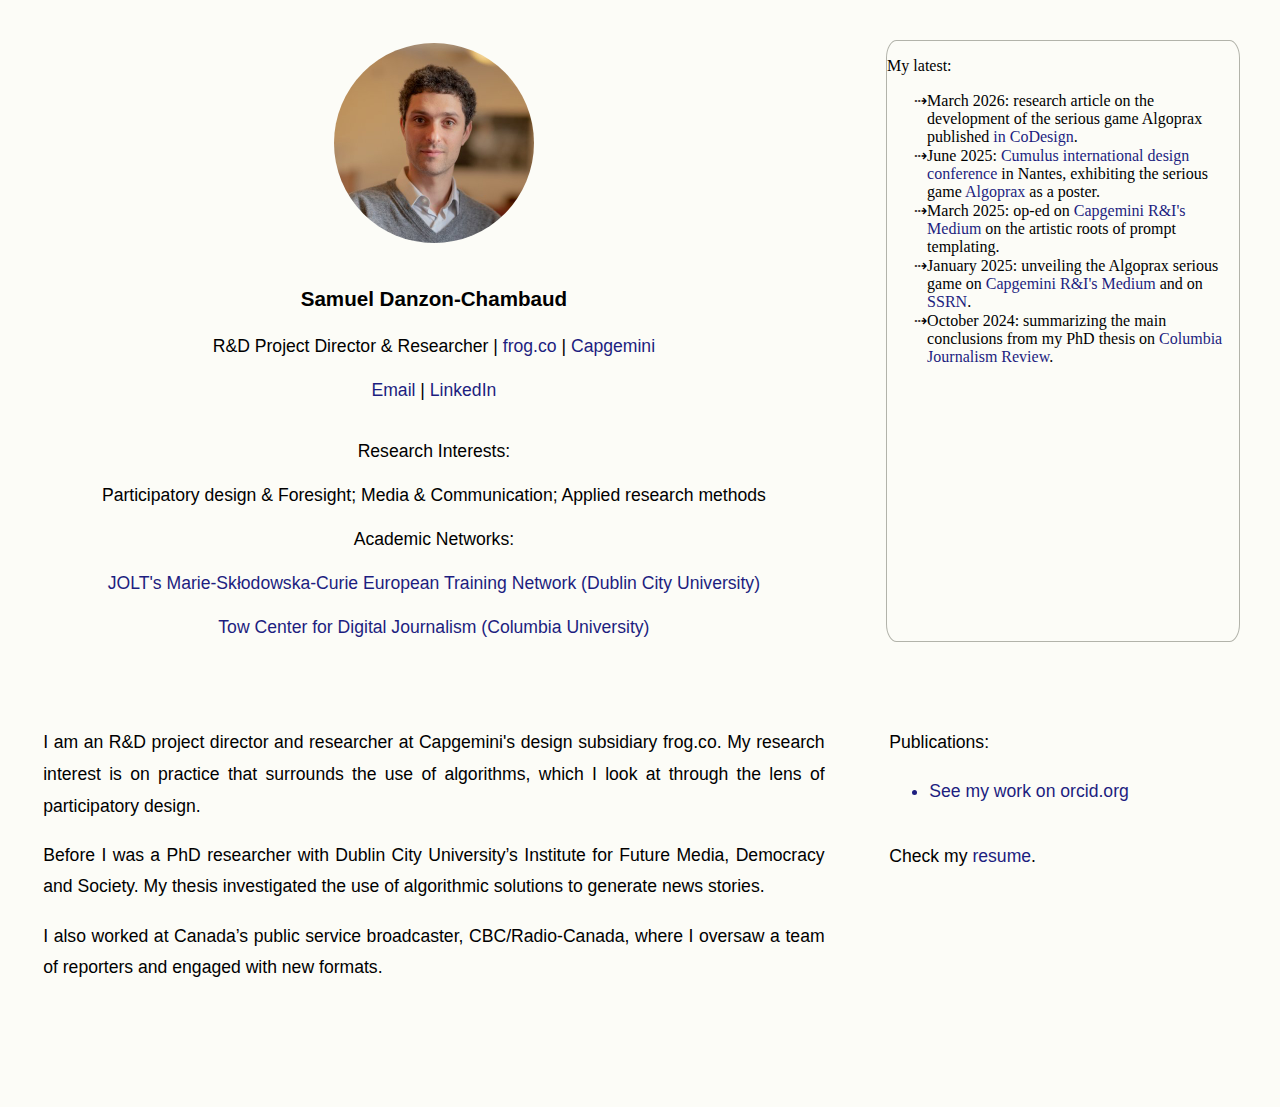
<file: index.html>
<!DOCTYPE html>
<head>
  <title>Samuel Danzon-Chambaud</title>
  <link rel="icon" type="image/jpg" href="./Photos/danzon_pic.jpg" />
  <meta charset="utf-8"/>
  <meta name="viewport" content="width=device-width,initial-scale=1.0">
  <link rel="stylesheet" type="text/css" href="CSS/index.css">
  <meta name="twitter:card" content="summary" />
  <meta name="twitter:title" property="og:title" content="Samuel Danzon-Chambaud - Research Project Manager | frog.co" />
  <meta name="twitter:description" property="og:description" content="I am a research project manager at frog.co, peviously a PhD researcher with Dublin City University’s Institute for Future Media, Democracy and Society." />
  <meta name="twitter:image" property="og:image" content="http://danzon-chambaud.com/Photos/danzon_pic.jpg" />
  <meta property="og:url" content= "http://danzon-chambaud.com/"/>
</head>
<body>
  <div class="grid">
    <div class="card" id="card1">
        <div class="subcard" id="subcard1">
          <img src="./Photos/danzon_pic.jpg" width="200" height="200">
        </div>
        <div class="subcard" id="subcard2">
          <h3>Samuel Danzon-Chambaud</h3>
          <p>R&D Project Director & Researcher |  <a target="_blank" style="color: #1d1e80; text-decoration: none" href="https://www.frog.co/">frog.co</a>  |  <a target="_blank" style="color: #1d1e80; text-decoration: none" href="https://www.capgemini.com">Capgemini</a></p>
          <p><a target="_blank" style="color: #1d1e80; text-decoration: none" href="mailto:samuel.danzonchambaud2@dcualumni.ie">Email</a>  |  <a target="_blank" style="color: #1d1e80; text-decoration: none" href="https://www.linkedin.com/in/samuel-danzon-chambaud-51a46b49/">LinkedIn</a></p>
        </div>
        <div class="subcard" id="subcard3">
          <p>Research Interests:</p>
          <p>Participatory design & Foresight; Media & Communication; Applied research methods<p>
          <p>Academic Networks:</p>
          <a target="_blank" style="color: #1d1e80; text-decoration: none" href="https://web.archive.org/web/20231211193106/http://joltetn.eu/"><p>JOLT's Marie-Skłodowska-Curie European Training Network (Dublin City University)</p></a>
          <a target="_blank" style="color: #1d1e80; text-decoration: none" href="https://towcenter.columbia.edu/"><p>Tow Center for Digital Journalism (Columbia University)</p></a>
        </div>
      </div>
      <div class="card" id="card2">
        <div class="subcard" id="subcard4">
            <p>My latest:<p>
            <ul style="list-style-type: '⇢';">
              <li>March 2026: research article on the development of the serious game Algoprax published <a target="_blank" style="color: #1d1e80; text-decoration: none" href="https://www.tandfonline.com/doi/full/10.1080/15710882.2026.2645089">in CoDesign</a>.</li>
              <li>June 2025:<a target="_blank" style="color: #1d1e80; text-decoration: none" href="https://cumulusnantes2025.design"> Cumulus international design conference</a> in Nantes, exhibiting the serious game <a target="_blank" style="color: #1d1e80; text-decoration: none" href="https://medium.com/capgemini-invent-lab/introducing-algoprax-a-serious-game-to-bridge-the-gap-between-practice-and-ai-use-67ae6cae6f2a">Algoprax</a> as a poster.</li>
              <li>March 2025: op-ed on <a target="_blank" style="color: #1d1e80; text-decoration: none" href="https://medium.com/capgemini-invent-lab/introducing-algoprax-a-serious-game-to-bridge-the-gap-between-practice-and-ai-use-67ae6cae6f2a">Capgemini R&I's Medium</a> on the artistic roots of prompt templating.</li>
              <li>January 2025: unveiling the Algoprax serious game on <a target="_blank" style="color: #1d1e80; text-decoration: none" href="https://medium.com/capgemini-invent-lab/introducing-algoprax-a-serious-game-to-bridge-the-gap-between-practice-and-ai-use-67ae6cae6f2a">Capgemini R&I's Medium</a> and on <a target="_blank" style="color: #1d1e80; text-decoration: none" href="https://papers.ssrn.com/sol3/papers.cfm?abstract_id=5079996">SSRN</a>.</li>
              <li>October 2024: summarizing the main conclusions from my PhD thesis on <a target="_blank" style="color: #1d1e80; text-decoration: none" href="https://www.cjr.org/tow_center/deconstructing-stories-what-you-need-to-engage-with-automated-news.php">Columbia Journalism Review</a>.</li>
            </ul>
          </div>
      </div>
      <div class="card" id="card3">
          <div class="subcard" id="subcard5">
            <p>I am an R&D project director and researcher at Capgemini's design subsidiary frog.co. My research interest is on practice that surrounds the use of algorithms, which I look at through the lens of participatory design.<p>
            <p>Before I was a PhD researcher with Dublin City University’s Institute for Future Media, Democracy and Society. My thesis investigated the use of algorithmic solutions to generate news stories.<p>
            <p>I also worked at Canada’s public service broadcaster, CBC/Radio-Canada, where I oversaw a team of reporters and engaged with new formats.<p>
          </div>
      </div>
      <div class="card" id="card4">
          <div class="subcard" id="subcard6">
            <p>Publications:</p>
            <ul>
              <a target="_blank" style="color: #1d1e80; text-decoration: none" href="https://orcid.org/0000-0002-5123-9682"><li>See my work on orcid.org</li></a>
            </ul>  
          </div>
          <div class="subcard" id="subcard7">
            <p>Check my <a style="color: #1d1e80; text-decoration: none" href="http://danzon-chambaud.com/resume.html">resume</a>.</p>
          </div>
      </div>
      <div class="card" id="card5">
          <div class="subcard" id="subcard8">
            <p></p>
          </div>
      </div>
      <div class="card" id="card6">
          <div class="subcard" id="subcard9">
            <p></p>
          </div>
      </div>
    </div>
</body>
</file>
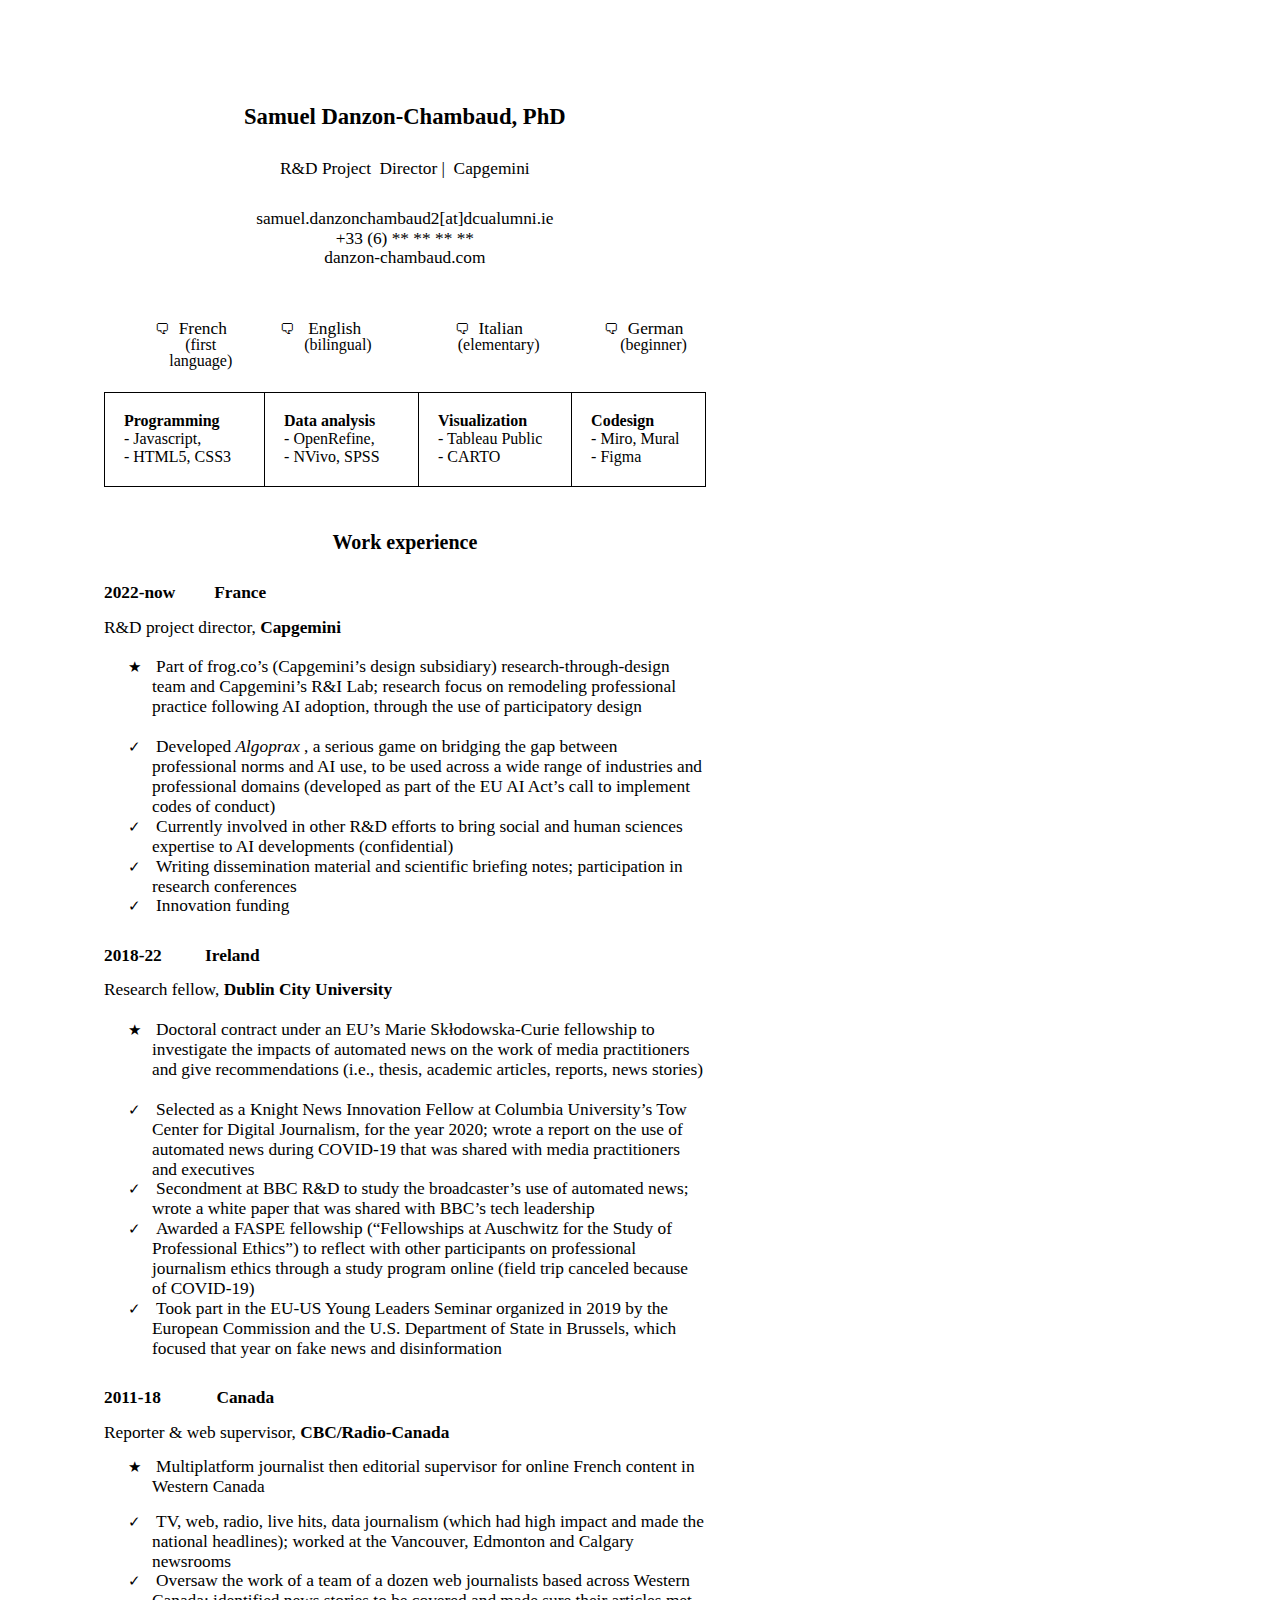
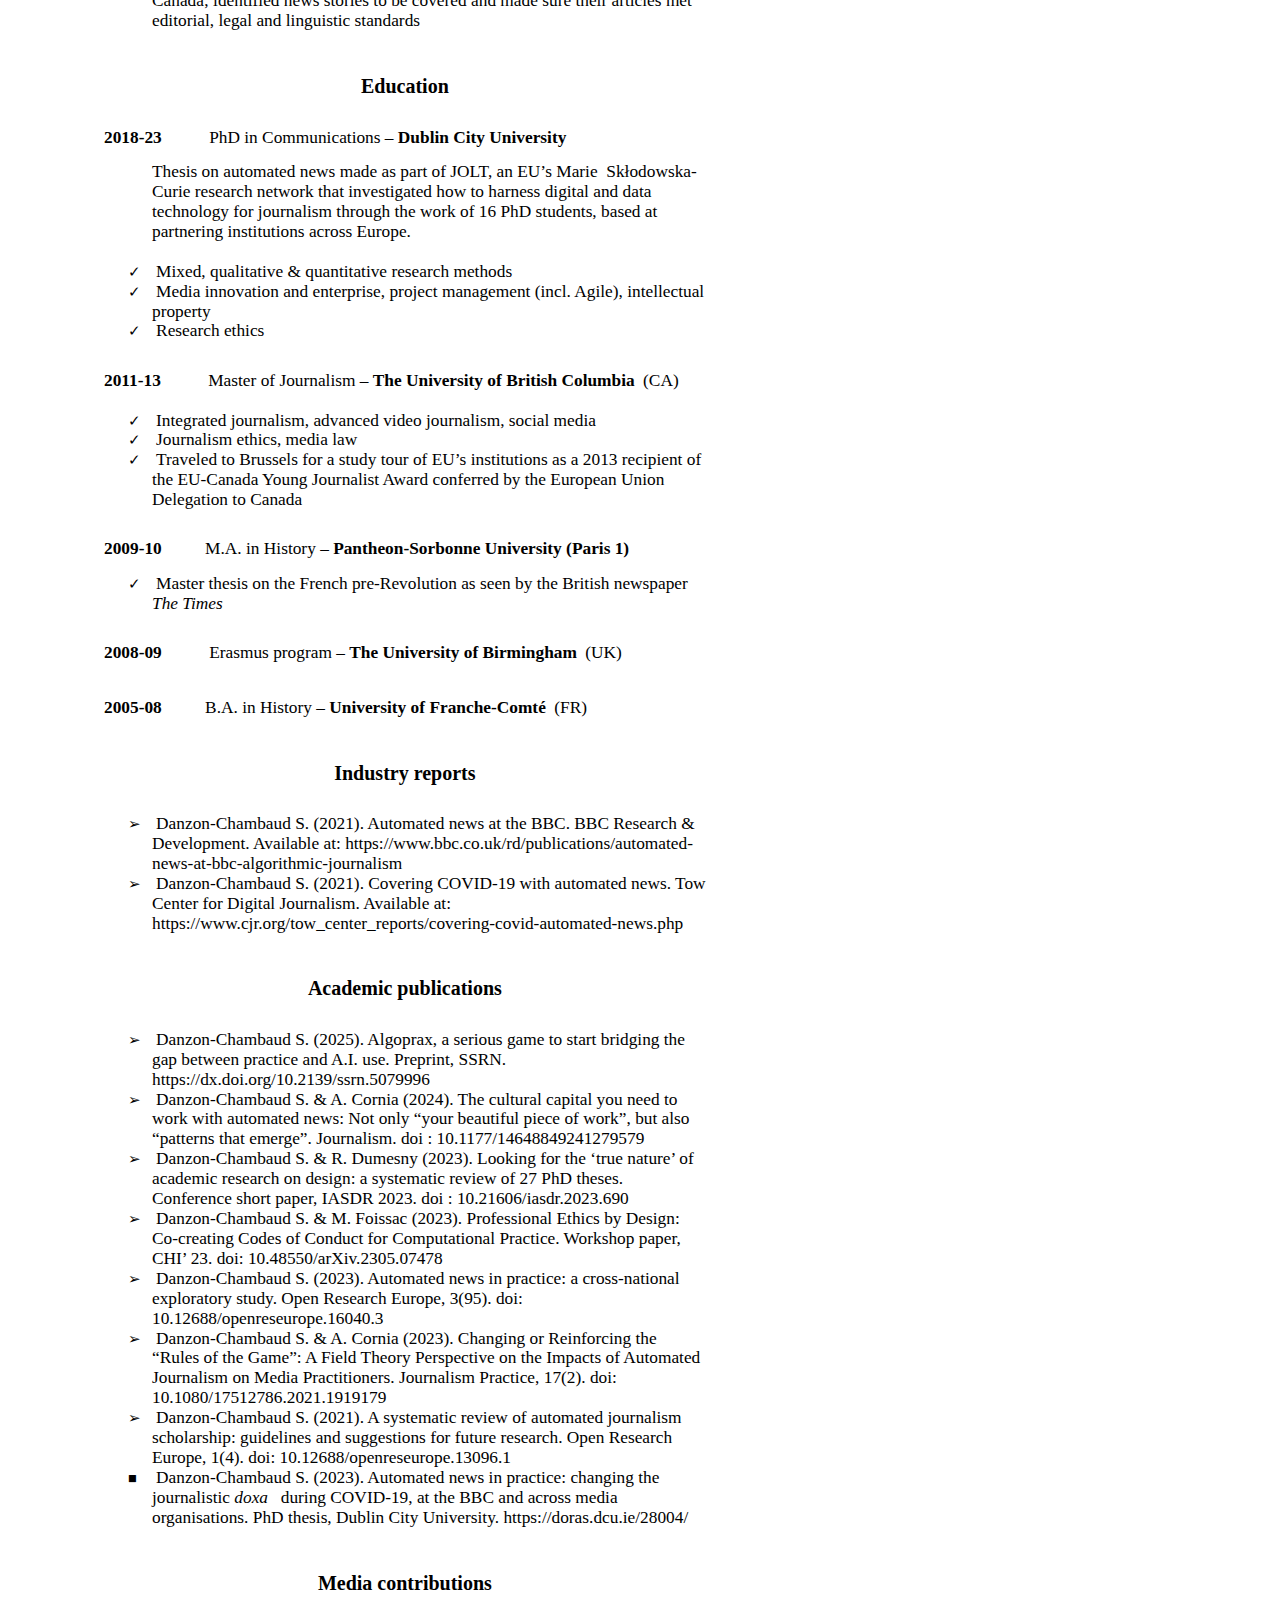
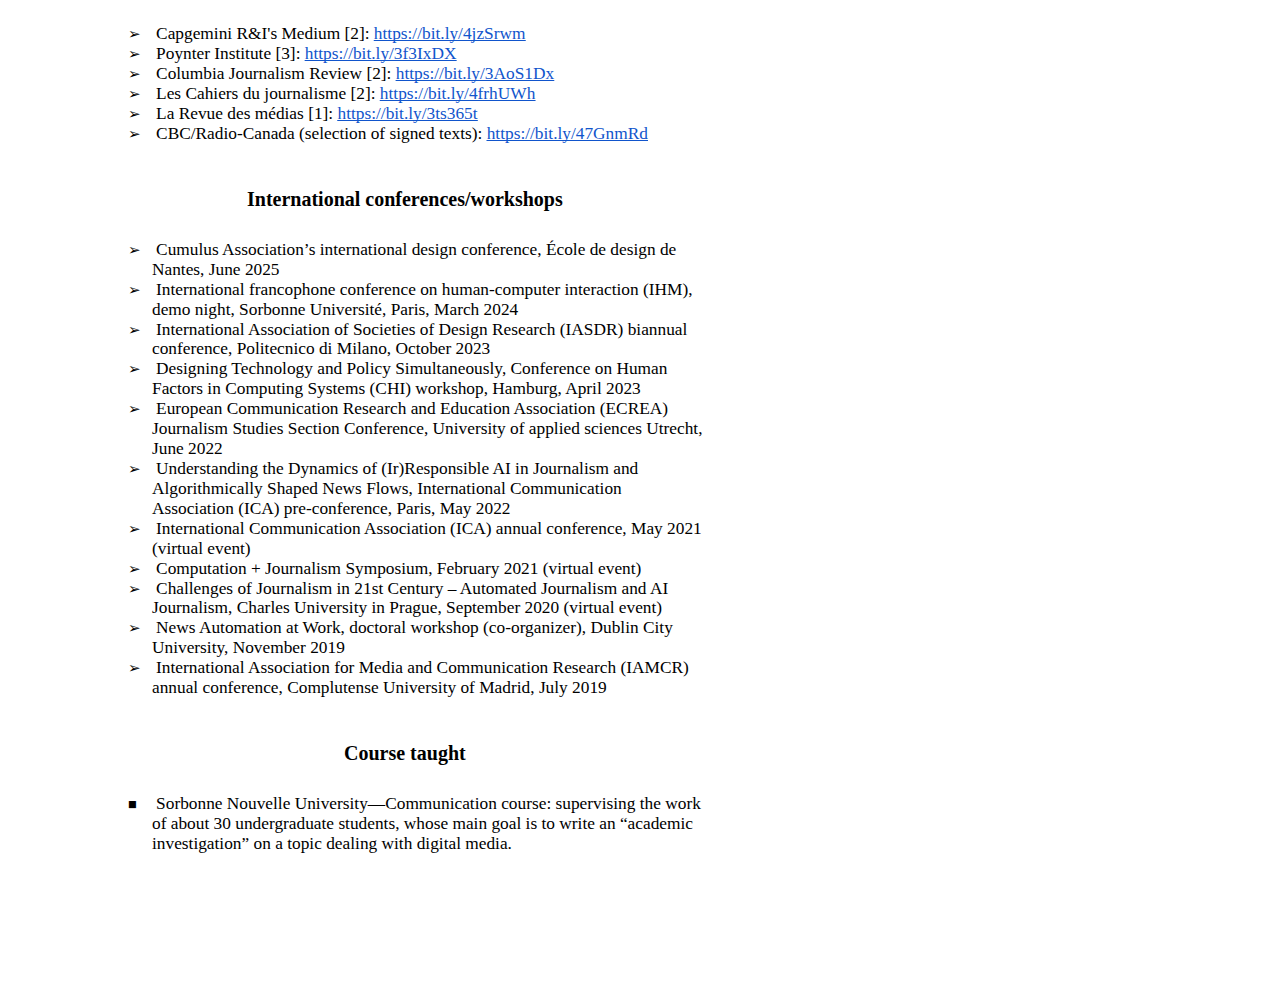
<file: resume.html>
<html>
<head>
    <meta content="text/html; charset=UTF-8" http-equiv="content-type">
    <style type="text/css">
    @import url(https://themes.googleusercontent.com/fonts/css?kit=0_i9hEo9u9_J7J0L5dhq9SR4suqRrhpwy7EVT6Yn7Bk);
    ul.lst-kix_opjp0feqbgzy-6 {
        list-style-type:none
    }

    ul.lst-kix_opjp0feqbgzy-7 {
        list-style-type:none
    }

    ul.lst-kix_opjp0feqbgzy-4 {
        list-style-type:none
    }

    ul.lst-kix_opjp0feqbgzy-5 {
        list-style-type:none
    }

    ul.lst-kix_opjp0feqbgzy-8 {
        list-style-type:none
    }

    ul.lst-kix_opjp0feqbgzy-2 {
        list-style-type:none
    }

    ul.lst-kix_opjp0feqbgzy-3 {
        list-style-type:none
    }

    ul.lst-kix_opjp0feqbgzy-0 {
        list-style-type:none
    }

    ul.lst-kix_opjp0feqbgzy-1 {
        list-style-type:none
    }

    .lst-kix_uzi0stp4a5r-8 > li:before {
        content: "\0025a0   "
    }

    .lst-kix_uzi0stp4a5r-7 > li:before {
        content: "\0025cb   "
    }

    .lst-kix_d1dtze9nk1zx-7 > li:before {
        content: "\0025cb   "
    }

    .lst-kix_d1dtze9nk1zx-6 > li:before {
        content: "\0025cf   "
    }

    .lst-kix_d1dtze9nk1zx-8 > li:before {
        content: "\0025a0   "
    }

    .lst-kix_d1dtze9nk1zx-5 > li:before {
        content: "\0025a0   "
    }

    ul.lst-kix_s1ptnrhgou06-4 {
        list-style-type:none
    }

    ul.lst-kix_s1ptnrhgou06-5 {
        list-style-type:none
    }

    .lst-kix_d1dtze9nk1zx-0 > li:before {
        content: "  "
    }

    ul.lst-kix_s1ptnrhgou06-6 {
        list-style-type:none
    }

    ul.lst-kix_s1ptnrhgou06-7 {
        list-style-type:none
    }

    .lst-kix_d1dtze9nk1zx-1 > li:before {
        content: "\0025cb   "
    }

    ul.lst-kix_s1ptnrhgou06-0 {
        list-style-type:none
    }

    ul.lst-kix_s1ptnrhgou06-1 {
        list-style-type:none
    }

    ul.lst-kix_s1ptnrhgou06-2 {
        list-style-type:none
    }

    ul.lst-kix_s1ptnrhgou06-3 {
        list-style-type:none
    }

    .lst-kix_d1dtze9nk1zx-3 > li:before {
        content: "\0025cf   "
    }

    .lst-kix_d1dtze9nk1zx-2 > li:before {
        content: "\0025a0   "
    }

    .lst-kix_d1dtze9nk1zx-4 > li:before {
        content: "\0025cb   "
    }

    ul.lst-kix_s1ptnrhgou06-8 {
        list-style-type:none
    }

    ul.lst-kix_12uqewvc25e4-8 {
        list-style-type:none
    }

    ul.lst-kix_12uqewvc25e4-7 {
        list-style-type:none
    }

    ul.lst-kix_12uqewvc25e4-6 {
        list-style-type:none
    }

    ul.lst-kix_12uqewvc25e4-5 {
        list-style-type:none
    }

    ul.lst-kix_12uqewvc25e4-4 {
        list-style-type:none
    }

    ul.lst-kix_12uqewvc25e4-3 {
        list-style-type:none
    }

    ul.lst-kix_12uqewvc25e4-2 {
        list-style-type:none
    }

    ul.lst-kix_12uqewvc25e4-1 {
        list-style-type:none
    }

    ul.lst-kix_12uqewvc25e4-0 {
        list-style-type:none
    }

    .lst-kix_knj4ya8hqpm-8 > li:before {
        content: "\0025a0   "
    }

    ul.lst-kix_tqrg2p5th54x-4 {
        list-style-type:none
    }

    ul.lst-kix_tqrg2p5th54x-3 {
        list-style-type:none
    }

    ul.lst-kix_tqrg2p5th54x-2 {
        list-style-type:none
    }

    .lst-kix_knj4ya8hqpm-6 > li:before {
        content: "\0025cf   "
    }

    ul.lst-kix_tqrg2p5th54x-1 {
        list-style-type:none
    }

    ul.lst-kix_tqrg2p5th54x-8 {
        list-style-type:none
    }

    ul.lst-kix_tqrg2p5th54x-7 {
        list-style-type:none
    }

    ul.lst-kix_tqrg2p5th54x-6 {
        list-style-type:none
    }

    ul.lst-kix_tqrg2p5th54x-5 {
        list-style-type:none
    }

    .lst-kix_knj4ya8hqpm-0 > li:before {
        content: "  "
    }

    .lst-kix_knj4ya8hqpm-2 > li:before {
        content: "\0025a0   "
    }

    .lst-kix_knj4ya8hqpm-4 > li:before {
        content: "\0025cb   "
    }

    .lst-kix_12uqewvc25e4-0 > li:before {
        content: "  "
    }

    .lst-kix_12uqewvc25e4-2 > li:before {
        content: "\0025a0   "
    }

    .lst-kix_cbp3qdr1yr7v-5 > li:before {
        content: "\0025a0   "
    }

    .lst-kix_yq6ibgu19jm6-8 > li:before {
        content: "\0025a0   "
    }

    .lst-kix_12uqewvc25e4-4 > li:before {
        content: "\0025cb   "
    }

    .lst-kix_cbp3qdr1yr7v-7 > li:before {
        content: "\0025cb   "
    }

    ul.lst-kix_asbqqiwj59tx-0 {
        list-style-type:none
    }

    ul.lst-kix_asbqqiwj59tx-2 {
        list-style-type:none
    }

    ul.lst-kix_asbqqiwj59tx-1 {
        list-style-type:none
    }

    ul.lst-kix_asbqqiwj59tx-4 {
        list-style-type:none
    }

    .lst-kix_a7nw9frintyc-1 > li:before {
        content: "\0025c6   "
    }

    ul.lst-kix_asbqqiwj59tx-3 {
        list-style-type:none
    }

    .lst-kix_yq6ibgu19jm6-6 > li:before {
        content: "\0025cf   "
    }

    .lst-kix_12uqewvc25e4-6 > li:before {
        content: "\0025cf   "
    }

    .lst-kix_a7nw9frintyc-5 > li:before {
        content: "\0025cf   "
    }

    ul.lst-kix_asbqqiwj59tx-6 {
        list-style-type:none
    }

    .lst-kix_m91b2l5mkbgm-2 > li:before {
        content: "\0025a0   "
    }

    ul.lst-kix_asbqqiwj59tx-5 {
        list-style-type:none
    }

    ul.lst-kix_asbqqiwj59tx-8 {
        list-style-type:none
    }

    ul.lst-kix_asbqqiwj59tx-7 {
        list-style-type:none
    }

    .lst-kix_m91b2l5mkbgm-0 > li:before {
        content: "\0025a0   "
    }

    .lst-kix_a7nw9frintyc-3 > li:before {
        content: "\0025cb   "
    }

    .lst-kix_yq6ibgu19jm6-4 > li:before {
        content: "\0025cb   "
    }

    .lst-kix_12uqewvc25e4-8 > li:before {
        content: "\0025a0   "
    }

    .lst-kix_uzi0stp4a5r-6 > li:before {
        content: "\0025cf   "
    }

    .lst-kix_uzi0stp4a5r-2 > li:before {
        content: "\0025a0   "
    }

    .lst-kix_uzi0stp4a5r-4 > li:before {
        content: "\0025cb   "
    }

    .lst-kix_a7nw9frintyc-7 > li:before {
        content: "\0025c6   "
    }

    .lst-kix_cbp3qdr1yr7v-3 > li:before {
        content: "\0025cf   "
    }

    .lst-kix_cbp3qdr1yr7v-1 > li:before {
        content: "\0025cb   "
    }

    .lst-kix_uzi0stp4a5r-0 > li:before {
        content: "  "
    }

    .lst-kix_hqkrnk4y99nt-0 > li:before {
        content: "\01f5e8   "
    }

    .lst-kix_hqkrnk4y99nt-1 > li:before {
        content: "\0025cb   "
    }

    .lst-kix_jkhv5hfkbyfp-2 > li:before {
        content: "\0025cf   "
    }

    .lst-kix_cn20m0437rlh-7 > li:before {
        content: "\0025cb   "
    }

    .lst-kix_jkhv5hfkbyfp-3 > li:before {
        content: "\0025cb   "
    }

    .lst-kix_cn20m0437rlh-3 > li:before {
        content: "\0025cf   "
    }

    .lst-kix_hqkrnk4y99nt-5 > li:before {
        content: "\0025a0   "
    }

    .lst-kix_cn20m0437rlh-2 > li:before {
        content: "\0025a0   "
    }

    .lst-kix_cn20m0437rlh-6 > li:before {
        content: "\0025cf   "
    }

    ul.lst-kix_mxoqr2brgmsk-6 {
        list-style-type:none
    }

    ul.lst-kix_mxoqr2brgmsk-7 {
        list-style-type:none
    }

    .lst-kix_hqkrnk4y99nt-4 > li:before {
        content: "\0025cb   "
    }

    ul.lst-kix_mxoqr2brgmsk-8 {
        list-style-type:none
    }

    .lst-kix_b0db2twval9n-1 > li:before {
        content: "\0025cb   "
    }

    ul.lst-kix_mlyuo8euttt4-6 {
        list-style-type:none
    }

    ul.lst-kix_mlyuo8euttt4-5 {
        list-style-type:none
    }

    .lst-kix_yq6ibgu19jm6-2 > li:before {
        content: "\0025a0   "
    }

    ul.lst-kix_mlyuo8euttt4-8 {
        list-style-type:none
    }

    .lst-kix_b0db2twval9n-0 > li:before {
        content: "  "
    }

    ul.lst-kix_mlyuo8euttt4-7 {
        list-style-type:none
    }

    ul.lst-kix_mlyuo8euttt4-2 {
        list-style-type:none
    }

    .lst-kix_4jksnp4olvw7-8 > li:before {
        content: "\0025a0   "
    }

    ul.lst-kix_mlyuo8euttt4-1 {
        list-style-type:none
    }

    ul.lst-kix_mlyuo8euttt4-4 {
        list-style-type:none
    }

    ul.lst-kix_mlyuo8euttt4-3 {
        list-style-type:none
    }

    .lst-kix_yq6ibgu19jm6-1 > li:before {
        content: "\0025cb   "
    }

    .lst-kix_4jksnp4olvw7-7 > li:before {
        content: "\0025cb   "
    }

    ul.lst-kix_mlyuo8euttt4-0 {
        list-style-type:none
    }

    .lst-kix_m91b2l5mkbgm-6 > li:before {
        content: "\0025cf   "
    }

    .lst-kix_4jksnp4olvw7-4 > li:before {
        content: "\0025cb   "
    }

    .lst-kix_hqkrnk4y99nt-8 > li:before {
        content: "\0025a0   "
    }

    .lst-kix_m91b2l5mkbgm-7 > li:before {
        content: "\0025cb   "
    }

    .lst-kix_4jksnp4olvw7-3 > li:before {
        content: "\0025cf   "
    }

    .lst-kix_mzyxdpnxgi9n-0 > li:before {
        content: "\002713   "
    }

    .lst-kix_mlyuo8euttt4-7 > li:before {
        content: "\0025c6   "
    }

    .lst-kix_4jksnp4olvw7-0 > li:before {
        content: "  "
    }

    .lst-kix_mlyuo8euttt4-6 > li:before {
        content: "\0025cb   "
    }

    .lst-kix_qwpypp4l7dhy-8 > li:before {
        content: "\0025a0   "
    }

    .lst-kix_qoi8pwd1fxf7-8 > li:before {
        content: "\0025cf   "
    }

    .lst-kix_qoi8pwd1fxf7-7 > li:before {
        content: "\0025cf   "
    }

    .lst-kix_qwpypp4l7dhy-4 > li:before {
        content: "\0025cb   "
    }

    .lst-kix_qwpypp4l7dhy-5 > li:before {
        content: "\0025a0   "
    }

    .lst-kix_qoi8pwd1fxf7-4 > li:before {
        content: "\0025cf   "
    }

    .lst-kix_3vuxh3duv6l3-0 > li:before {
        content: "  "
    }

    .lst-kix_3vuxh3duv6l3-1 > li:before {
        content: "\0025cb   "
    }

    .lst-kix_qoi8pwd1fxf7-3 > li:before {
        content: "\0025cf   "
    }

    .lst-kix_qwpypp4l7dhy-0 > li:before {
        content: "  "
    }

    ul.lst-kix_fhxm9s9f4okc-8 {
        list-style-type:none
    }

    ul.lst-kix_fhxm9s9f4okc-7 {
        list-style-type:none
    }

    ul.lst-kix_fhxm9s9f4okc-6 {
        list-style-type:none
    }

    ul.lst-kix_fhxm9s9f4okc-5 {
        list-style-type:none
    }

    ul.lst-kix_fhxm9s9f4okc-4 {
        list-style-type:none
    }

    ul.lst-kix_fhxm9s9f4okc-3 {
        list-style-type:none
    }

    ul.lst-kix_fhxm9s9f4okc-2 {
        list-style-type:none
    }

    ul.lst-kix_fhxm9s9f4okc-1 {
        list-style-type:none
    }

    ul.lst-kix_fhxm9s9f4okc-0 {
        list-style-type:none
    }

    .lst-kix_qwpypp4l7dhy-1 > li:before {
        content: "\0025cb   "
    }

    .lst-kix_qoi8pwd1fxf7-0 > li:before {
        content: "\01f5e8   "
    }

    .lst-kix_jkhv5hfkbyfp-7 > li:before {
        content: "\0025c6   "
    }

    .lst-kix_jkhv5hfkbyfp-6 > li:before {
        content: "\0025cb   "
    }

    ul.lst-kix_cbp3qdr1yr7v-3 {
        list-style-type:none
    }

    .lst-kix_jq409ex0c3ig-8 > li:before {
        content: "\0025a0   "
    }

    ul.lst-kix_cbp3qdr1yr7v-4 {
        list-style-type:none
    }

    ul.lst-kix_cbp3qdr1yr7v-1 {
        list-style-type:none
    }

    ul.lst-kix_cbp3qdr1yr7v-2 {
        list-style-type:none
    }

    ul.lst-kix_cbp3qdr1yr7v-0 {
        list-style-type:none
    }

    .lst-kix_jq409ex0c3ig-4 > li:before {
        content: "\0025cb   "
    }

    ul.lst-kix_yq6ibgu19jm6-8 {
        list-style-type:none
    }

    ul.lst-kix_yq6ibgu19jm6-7 {
        list-style-type:none
    }

    ul.lst-kix_yq6ibgu19jm6-4 {
        list-style-type:none
    }

    ul.lst-kix_yq6ibgu19jm6-3 {
        list-style-type:none
    }

    ul.lst-kix_yq6ibgu19jm6-6 {
        list-style-type:none
    }

    ul.lst-kix_yq6ibgu19jm6-5 {
        list-style-type:none
    }

    ul.lst-kix_yq6ibgu19jm6-0 {
        list-style-type:none
    }

    .lst-kix_w6t0141u6mvv-8 > li:before {
        content: "\0025cf   "
    }

    .lst-kix_3vuxh3duv6l3-4 > li:before {
        content: "\0025cb   "
    }

    ul.lst-kix_yq6ibgu19jm6-2 {
        list-style-type:none
    }

    ul.lst-kix_yq6ibgu19jm6-1 {
        list-style-type:none
    }

    ul.lst-kix_cbp3qdr1yr7v-7 {
        list-style-type:none
    }

    ul.lst-kix_cbp3qdr1yr7v-8 {
        list-style-type:none
    }

    ul.lst-kix_cbp3qdr1yr7v-5 {
        list-style-type:none
    }

    ul.lst-kix_cbp3qdr1yr7v-6 {
        list-style-type:none
    }

    .lst-kix_tbjsz6rsf88l-8 > li:before {
        content: "\0025a0   "
    }

    .lst-kix_tbjsz6rsf88l-4 > li:before {
        content: "\0025cb   "
    }

    .lst-kix_knj4ya8hqpm-7 > li:before {
        content: "\0025cb   "
    }

    .lst-kix_3vuxh3duv6l3-8 > li:before {
        content: "\0025a0   "
    }

    .lst-kix_gzot9nwxumxj-6 > li:before {
        content: "\0025cf   "
    }

    .lst-kix_s1ptnrhgou06-2 > li:before {
        content: "\0025a0   "
    }

    .lst-kix_mlyuo8euttt4-3 > li:before {
        content: "\0025cb   "
    }

    .lst-kix_gzot9nwxumxj-2 > li:before {
        content: "\0025a0   "
    }

    .lst-kix_s1ptnrhgou06-6 > li:before {
        content: "\0025cf   "
    }

    .lst-kix_knj4ya8hqpm-3 > li:before {
        content: "\0025cf   "
    }

    .lst-kix_cbp3qdr1yr7v-0 > li:before {
        content: "  "
    }

    .lst-kix_cbp3qdr1yr7v-4 > li:before {
        content: "\0025cb   "
    }

    .lst-kix_12uqewvc25e4-3 > li:before {
        content: "\0025cf   "
    }

    .lst-kix_a7nw9frintyc-0 > li:before {
        content: "\002605   "
    }

    .lst-kix_mzyxdpnxgi9n-3 > li:before {
        content: "\0025cf   "
    }

    ul.lst-kix_jq409ex0c3ig-0 {
        list-style-type:none
    }

    ul.lst-kix_jq409ex0c3ig-1 {
        list-style-type:none
    }

    .lst-kix_cbp3qdr1yr7v-8 > li:before {
        content: "\0025a0   "
    }

    ul.lst-kix_jq409ex0c3ig-2 {
        list-style-type:none
    }

    .lst-kix_yq6ibgu19jm6-5 > li:before {
        content: "\0025a0   "
    }

    .lst-kix_12uqewvc25e4-7 > li:before {
        content: "\0025cb   "
    }

    ul.lst-kix_jq409ex0c3ig-3 {
        list-style-type:none
    }

    .lst-kix_m91b2l5mkbgm-3 > li:before {
        content: "\0025cf   "
    }

    ul.lst-kix_jq409ex0c3ig-8 {
        list-style-type:none
    }

    .lst-kix_a7nw9frintyc-4 > li:before {
        content: "\0025c6   "
    }

    ul.lst-kix_jq409ex0c3ig-4 {
        list-style-type:none
    }

    .lst-kix_mzyxdpnxgi9n-7 > li:before {
        content: "\0025cb   "
    }

    ul.lst-kix_jq409ex0c3ig-5 {
        list-style-type:none
    }

    ul.lst-kix_jq409ex0c3ig-6 {
        list-style-type:none
    }

    ul.lst-kix_jq409ex0c3ig-7 {
        list-style-type:none
    }

    .lst-kix_a7nw9frintyc-8 > li:before {
        content: "\0025cf   "
    }

    .lst-kix_uzi0stp4a5r-5 > li:before {
        content: "\0025a0   "
    }

    .lst-kix_b0db2twval9n-4 > li:before {
        content: "\0025cb   "
    }

    .lst-kix_qoa1pmcmt1zq-1 > li:before {
        content: "\0025cb   "
    }

    .lst-kix_uzi0stp4a5r-1 > li:before {
        content: "\0025cb   "
    }

    .lst-kix_b0db2twval9n-8 > li:before {
        content: "\0025a0   "
    }

    .lst-kix_hj77jadixcc5-8 > li:before {
        content: "\0025a0   "
    }

    .lst-kix_fhxm9s9f4okc-8 > li:before {
        content: "\0025a0   "
    }

    .lst-kix_cjm44i8gp73u-2 > li:before {
        content: "\0025cf   "
    }

    .lst-kix_fhxm9s9f4okc-6 > li:before {
        content: "\0025cf   "
    }

    .lst-kix_cjm44i8gp73u-1 > li:before {
        content: "\0025c6   "
    }

    .lst-kix_hj77jadixcc5-3 > li:before {
        content: "\0025cf   "
    }

    .lst-kix_cjm44i8gp73u-7 > li:before {
        content: "\0025c6   "
    }

    .lst-kix_hj77jadixcc5-5 > li:before {
        content: "\0025a0   "
    }

    .lst-kix_cjm44i8gp73u-4 > li:before {
        content: "\0025c6   "
    }

    .lst-kix_qoa1pmcmt1zq-6 > li:before {
        content: "\0025cf   "
    }

    .lst-kix_hj77jadixcc5-6 > li:before {
        content: "\0025cf   "
    }

    .lst-kix_pny8707j5vpk-7 > li:before {
        content: "\0025cb   "
    }

    .lst-kix_pny8707j5vpk-6 > li:before {
        content: "\0025cf   "
    }

    .lst-kix_qoa1pmcmt1zq-8 > li:before {
        content: "\0025a0   "
    }

    .lst-kix_pny8707j5vpk-4 > li:before {
        content: "\0025cb   "
    }

    .lst-kix_hj77jadixcc5-0 > li:before {
        content: "\0027a2   "
    }

    .lst-kix_fhxm9s9f4okc-0 > li:before {
        content: "  "
    }

    .lst-kix_fhxm9s9f4okc-5 > li:before {
        content: "\0025a0   "
    }

    .lst-kix_pny8707j5vpk-1 > li:before {
        content: "\0025cb   "
    }

    ul.lst-kix_cjm44i8gp73u-6 {
        list-style-type:none
    }

    .lst-kix_fhxm9s9f4okc-3 > li:before {
        content: "\0025cf   "
    }

    ul.lst-kix_cjm44i8gp73u-7 {
        list-style-type:none
    }

    ul.lst-kix_cjm44i8gp73u-8 {
        list-style-type:none
    }

    ul.lst-kix_uzi0stp4a5r-3 {
        list-style-type:none
    }

    ul.lst-kix_uzi0stp4a5r-2 {
        list-style-type:none
    }

    ul.lst-kix_uzi0stp4a5r-1 {
        list-style-type:none
    }

    ul.lst-kix_uzi0stp4a5r-0 {
        list-style-type:none
    }

    ul.lst-kix_uzi0stp4a5r-7 {
        list-style-type:none
    }

    ul.lst-kix_uzi0stp4a5r-6 {
        list-style-type:none
    }

    ul.lst-kix_uzi0stp4a5r-5 {
        list-style-type:none
    }

    ul.lst-kix_uzi0stp4a5r-4 {
        list-style-type:none
    }

    ul.lst-kix_uzi0stp4a5r-8 {
        list-style-type:none
    }

    .lst-kix_k7dzk4fi0koh-8 > li:before {
        content: "\0025a0   "
    }

    .lst-kix_k7dzk4fi0koh-5 > li:before {
        content: "\0025a0   "
    }

    ul.lst-kix_b0db2twval9n-2 {
        list-style-type:none
    }

    ul.lst-kix_b0db2twval9n-3 {
        list-style-type:none
    }

    .lst-kix_k7dzk4fi0koh-6 > li:before {
        content: "\0025cf   "
    }

    ul.lst-kix_b0db2twval9n-0 {
        list-style-type:none
    }

    ul.lst-kix_b0db2twval9n-1 {
        list-style-type:none
    }

    ul.lst-kix_b0db2twval9n-6 {
        list-style-type:none
    }

    .lst-kix_jq409ex0c3ig-0 > li:before {
        content: "  "
    }

    .lst-kix_w6t0141u6mvv-4 > li:before {
        content: "\0025c6   "
    }

    .lst-kix_w6t0141u6mvv-5 > li:before {
        content: "\0025cf   "
    }

    ul.lst-kix_b0db2twval9n-7 {
        list-style-type:none
    }

    .lst-kix_k7dzk4fi0koh-0 > li:before {
        content: "\0025a0   "
    }

    ul.lst-kix_b0db2twval9n-4 {
        list-style-type:none
    }

    ul.lst-kix_b0db2twval9n-5 {
        list-style-type:none
    }

    ul.lst-kix_b0db2twval9n-8 {
        list-style-type:none
    }

    .lst-kix_jq409ex0c3ig-3 > li:before {
        content: "\0025cf   "
    }

    .lst-kix_k7dzk4fi0koh-3 > li:before {
        content: "\0025cf   "
    }

    .lst-kix_w6t0141u6mvv-2 > li:before {
        content: "\0025cf   "
    }

    .lst-kix_jq409ex0c3ig-1 > li:before {
        content: "\0025cb   "
    }

    .lst-kix_se64ov995ju8-6 > li:before {
        content: "\0025cf   "
    }

    .lst-kix_j2h1dpbk9nhc-1 > li:before {
        content: "\0025c6   "
    }

    .lst-kix_j2h1dpbk9nhc-3 > li:before {
        content: "\0025cb   "
    }

    .lst-kix_se64ov995ju8-8 > li:before {
        content: "\0025a0   "
    }

    .lst-kix_w6t0141u6mvv-7 > li:before {
        content: "\0025c6   "
    }

    .lst-kix_3vuxh3duv6l3-3 > li:before {
        content: "\0025cf   "
    }

    .lst-kix_tbjsz6rsf88l-7 > li:before {
        content: "\0025cb   "
    }

    .lst-kix_tbjsz6rsf88l-5 > li:before {
        content: "\0025a0   "
    }

    .lst-kix_gzot9nwxumxj-1 > li:before {
        content: "\0025cb   "
    }

    .lst-kix_mlyuo8euttt4-0 > li:before {
        content: "\002713   "
    }

    .lst-kix_s1ptnrhgou06-3 > li:before {
        content: "\0025cf   "
    }

    .lst-kix_mlyuo8euttt4-2 > li:before {
        content: "\0025cf   "
    }

    .lst-kix_s1ptnrhgou06-5 > li:before {
        content: "\0025a0   "
    }

    .lst-kix_ybq5pyyryumr-3 > li:before {
        content: "\0025cf   "
    }

    .lst-kix_3mv2qbel4gpn-5 > li:before {
        content: "\0025a0   "
    }

    ul.lst-kix_cjm44i8gp73u-2 {
        list-style-type:none
    }

    ul.lst-kix_cjm44i8gp73u-3 {
        list-style-type:none
    }

    ul.lst-kix_cjm44i8gp73u-4 {
        list-style-type:none
    }

    ul.lst-kix_cjm44i8gp73u-5 {
        list-style-type:none
    }

    ul.lst-kix_cjm44i8gp73u-0 {
        list-style-type:none
    }

    ul.lst-kix_cjm44i8gp73u-1 {
        list-style-type:none
    }

    .lst-kix_3qxsw6g2wov8-2 > li:before {
        content: "\0025cf   "
    }

    .lst-kix_3mv2qbel4gpn-7 > li:before {
        content: "\0025cb   "
    }

    .lst-kix_gzot9nwxumxj-7 > li:before {
        content: "\0025cb   "
    }

    .lst-kix_mzyxdpnxgi9n-8 > li:before {
        content: "\0025a0   "
    }

    .lst-kix_3qxsw6g2wov8-4 > li:before {
        content: "\0025cf   "
    }

    ul.lst-kix_mxoqr2brgmsk-0 {
        list-style-type:none
    }

    .lst-kix_b0db2twval9n-3 > li:before {
        content: "\0025cf   "
    }

    ul.lst-kix_mxoqr2brgmsk-1 {
        list-style-type:none
    }

    ul.lst-kix_mxoqr2brgmsk-2 {
        list-style-type:none
    }

    ul.lst-kix_j2h1dpbk9nhc-0 {
        list-style-type:none
    }

    ul.lst-kix_mxoqr2brgmsk-3 {
        list-style-type:none
    }

    ul.lst-kix_j2h1dpbk9nhc-1 {
        list-style-type:none
    }

    ul.lst-kix_mxoqr2brgmsk-4 {
        list-style-type:none
    }

    ul.lst-kix_j2h1dpbk9nhc-2 {
        list-style-type:none
    }

    ul.lst-kix_mxoqr2brgmsk-5 {
        list-style-type:none
    }

    ul.lst-kix_j2h1dpbk9nhc-3 {
        list-style-type:none
    }

    .lst-kix_qoa1pmcmt1zq-0 > li:before {
        content: "  "
    }

    ul.lst-kix_j2h1dpbk9nhc-4 {
        list-style-type:none
    }

    ul.lst-kix_j2h1dpbk9nhc-5 {
        list-style-type:none
    }

    ul.lst-kix_j2h1dpbk9nhc-6 {
        list-style-type:none
    }

    ul.lst-kix_j2h1dpbk9nhc-7 {
        list-style-type:none
    }

    ul.lst-kix_j2h1dpbk9nhc-8 {
        list-style-type:none
    }

    .lst-kix_9okg3nviddi-2 > li:before {
        content: "\0025a0   "
    }

    .lst-kix_tqrg2p5th54x-4 > li:before {
        content: "\0025c6   "
    }

    .lst-kix_9okg3nviddi-4 > li:before {
        content: "\0025cb   "
    }

    .lst-kix_tqrg2p5th54x-6 > li:before {
        content: "\0025cb   "
    }

    ul.lst-kix_pny8707j5vpk-5 {
        list-style-type:none
    }

    .lst-kix_jkhv5hfkbyfp-5 > li:before {
        content: "\0025cf   "
    }

    ul.lst-kix_pny8707j5vpk-4 {
        list-style-type:none
    }

    ul.lst-kix_pny8707j5vpk-7 {
        list-style-type:none
    }

    ul.lst-kix_pny8707j5vpk-6 {
        list-style-type:none
    }

    ul.lst-kix_knj4ya8hqpm-8 {
        list-style-type:none
    }

    ul.lst-kix_pny8707j5vpk-8 {
        list-style-type:none
    }

    .lst-kix_jkhv5hfkbyfp-8 > li:before {
        content: "\0025cf   "
    }

    ul.lst-kix_knj4ya8hqpm-3 {
        list-style-type:none
    }

    ul.lst-kix_knj4ya8hqpm-2 {
        list-style-type:none
    }

    ul.lst-kix_knj4ya8hqpm-1 {
        list-style-type:none
    }

    ul.lst-kix_knj4ya8hqpm-0 {
        list-style-type:none
    }

    ul.lst-kix_pny8707j5vpk-1 {
        list-style-type:none
    }

    ul.lst-kix_knj4ya8hqpm-7 {
        list-style-type:none
    }

    ul.lst-kix_pny8707j5vpk-0 {
        list-style-type:none
    }

    ul.lst-kix_knj4ya8hqpm-6 {
        list-style-type:none
    }

    ul.lst-kix_pny8707j5vpk-3 {
        list-style-type:none
    }

    ul.lst-kix_knj4ya8hqpm-5 {
        list-style-type:none
    }

    .lst-kix_pkvbi3likwfc-4 > li:before {
        content: "\0025cb   "
    }

    ul.lst-kix_pny8707j5vpk-2 {
        list-style-type:none
    }

    ul.lst-kix_knj4ya8hqpm-4 {
        list-style-type:none
    }

    .lst-kix_cn20m0437rlh-8 > li:before {
        content: "\0025a0   "
    }

    .lst-kix_hqkrnk4y99nt-6 > li:before {
        content: "\0025cf   "
    }

    .lst-kix_jkhv5hfkbyfp-0 > li:before {
        content: "\002713   "
    }

    .lst-kix_hqkrnk4y99nt-3 > li:before {
        content: "\0025cf   "
    }

    .lst-kix_cn20m0437rlh-5 > li:before {
        content: "\0025a0   "
    }

    .lst-kix_m91b2l5mkbgm-4 > li:before {
        content: "\0025cb   "
    }

    .lst-kix_yq6ibgu19jm6-0 > li:before {
        content: "  "
    }

    .lst-kix_4jksnp4olvw7-5 > li:before {
        content: "\0025a0   "
    }

    .lst-kix_pkvbi3likwfc-1 > li:before {
        content: "\0025cb   "
    }

    .lst-kix_4jksnp4olvw7-2 > li:before {
        content: "\0025a0   "
    }

    .lst-kix_mzyxdpnxgi9n-2 > li:before {
        content: "\0025a0   "
    }

    .lst-kix_mlyuo8euttt4-8 > li:before {
        content: "\0025cf   "
    }

    .lst-kix_pp5swupmk1up-4 > li:before {
        content: "\0025cb   "
    }

    .lst-kix_pp5swupmk1up-1 > li:before {
        content: "\0025cb   "
    }

    .lst-kix_asbqqiwj59tx-0 > li:before {
        content: "\0027a2   "
    }

    .lst-kix_mlyuo8euttt4-5 > li:before {
        content: "\0025cf   "
    }

    ul.lst-kix_k7dzk4fi0koh-8 {
        list-style-type:none
    }

    ul.lst-kix_k7dzk4fi0koh-7 {
        list-style-type:none
    }

    .lst-kix_qwpypp4l7dhy-6 > li:before {
        content: "\0025cf   "
    }

    .lst-kix_asbqqiwj59tx-3 > li:before {
        content: "\0025cf   "
    }

    ul.lst-kix_k7dzk4fi0koh-2 {
        list-style-type:none
    }

    ul.lst-kix_k7dzk4fi0koh-1 {
        list-style-type:none
    }

    ul.lst-kix_k7dzk4fi0koh-0 {
        list-style-type:none
    }

    ul.lst-kix_k7dzk4fi0koh-6 {
        list-style-type:none
    }

    ul.lst-kix_k7dzk4fi0koh-5 {
        list-style-type:none
    }

    ul.lst-kix_k7dzk4fi0koh-4 {
        list-style-type:none
    }

    ul.lst-kix_k7dzk4fi0koh-3 {
        list-style-type:none
    }

    .lst-kix_qoi8pwd1fxf7-5 > li:before {
        content: "\0025cf   "
    }

    .lst-kix_2mn5157vg489-6 > li:before {
        content: "\0025cf   "
    }

    .lst-kix_qoi8pwd1fxf7-2 > li:before {
        content: "\0025cf   "
    }

    .lst-kix_2mn5157vg489-3 > li:before {
        content: "\0025cf   "
    }

    .lst-kix_qwpypp4l7dhy-3 > li:before {
        content: "\0025cf   "
    }

    .lst-kix_asbqqiwj59tx-8 > li:before {
        content: "\0025a0   "
    }

    .lst-kix_cn20m0437rlh-0 > li:before {
        content: "  "
    }

    .lst-kix_se64ov995ju8-0 > li:before {
        content: "  "
    }

    .lst-kix_se64ov995ju8-3 > li:before {
        content: "\0025cf   "
    }

    .lst-kix_jq409ex0c3ig-6 > li:before {
        content: "\0025cf   "
    }

    .lst-kix_opnp1hrtsh26-0 > li:before {
        content: "  "
    }

    .lst-kix_3vuxh3duv6l3-6 > li:before {
        content: "\0025cf   "
    }

    .lst-kix_mxoqr2brgmsk-5 > li:before {
        content: "\0025a0   "
    }

    .lst-kix_s1ptnrhgou06-0 > li:before {
        content: "  "
    }

    .lst-kix_opnp1hrtsh26-8 > li:before {
        content: "\0025a0   "
    }

    .lst-kix_tbjsz6rsf88l-2 > li:before {
        content: "\0025a0   "
    }

    .lst-kix_knj4ya8hqpm-1 > li:before {
        content: "\0025cb   "
    }

    .lst-kix_12uqewvc25e4-1 > li:before {
        content: "\0025cb   "
    }

    .lst-kix_gzot9nwxumxj-4 > li:before {
        content: "\0025cb   "
    }

    .lst-kix_3qxsw6g2wov8-7 > li:before {
        content: "\0025cf   "
    }

    .lst-kix_mzyxdpnxgi9n-5 > li:before {
        content: "\0025a0   "
    }

    .lst-kix_ybq5pyyryumr-6 > li:before {
        content: "\0025cf   "
    }

    .lst-kix_tqrg2p5th54x-1 > li:before {
        content: "\0025c6   "
    }

    .lst-kix_s1ptnrhgou06-8 > li:before {
        content: "\0025a0   "
    }

    .lst-kix_yq6ibgu19jm6-3 > li:before {
        content: "\0025cf   "
    }

    .lst-kix_3mv2qbel4gpn-2 > li:before {
        content: "\0025a0   "
    }

    .lst-kix_m91b2l5mkbgm-1 > li:before {
        content: "\0025cb   "
    }

    .lst-kix_qoa1pmcmt1zq-3 > li:before {
        content: "\0025cf   "
    }

    .lst-kix_a7nw9frintyc-6 > li:before {
        content: "\0025cb   "
    }

    li.li-bullet-0:before {
        margin-left: -18pt;
        white-space: nowrap;
        display: inline-block;
        min-width:18pt
    }

    .lst-kix_9okg3nviddi-7 > li:before {
        content: "\0025cb   "
    }

    .lst-kix_j2h1dpbk9nhc-6 > li:before {
        content: "\0025cb   "
    }

    .lst-kix_b0db2twval9n-6 > li:before {
        content: "\0025cf   "
    }

    .lst-kix_cbp3qdr1yr7v-2 > li:before {
        content: "\0025a0   "
    }

    .lst-kix_6pr87gdsz960-0 > li:before {
        content: "\01f5e8   "
    }

    .lst-kix_6pr87gdsz960-1 > li:before {
        content: "\0025cf   "
    }

    .lst-kix_6pr87gdsz960-7 > li:before {
        content: "\0025cf   "
    }

    ul.lst-kix_3mv2qbel4gpn-8 {
        list-style-type:none
    }

    ul.lst-kix_3mv2qbel4gpn-7 {
        list-style-type:none
    }

    .lst-kix_6pr87gdsz960-6 > li:before {
        content: "\0025cf   "
    }

    ul.lst-kix_3mv2qbel4gpn-6 {
        list-style-type:none
    }

    ul.lst-kix_3mv2qbel4gpn-5 {
        list-style-type:none
    }

    .lst-kix_6pr87gdsz960-5 > li:before {
        content: "\0025cf   "
    }

    ul.lst-kix_3mv2qbel4gpn-4 {
        list-style-type:none
    }

    ul.lst-kix_3mv2qbel4gpn-3 {
        list-style-type:none
    }

    ul.lst-kix_3mv2qbel4gpn-2 {
        list-style-type:none
    }

    .lst-kix_6pr87gdsz960-3 > li:before {
        content: "\0025cf   "
    }

    .lst-kix_6pr87gdsz960-2 > li:before {
        content: "\0025cf   "
    }

    .lst-kix_6pr87gdsz960-4 > li:before {
        content: "\0025cf   "
    }

    ul.lst-kix_3mv2qbel4gpn-1 {
        list-style-type:none
    }

    ul.lst-kix_3mv2qbel4gpn-0 {
        list-style-type:none
    }

    .lst-kix_mgkb2gjvty3y-3 > li:before {
        content: "\0025cf   "
    }

    .lst-kix_6pr87gdsz960-8 > li:before {
        content: "\0025cf   "
    }

    .lst-kix_mgkb2gjvty3y-2 > li:before {
        content: "\0025a0   "
    }

    .lst-kix_mgkb2gjvty3y-1 > li:before {
        content: "\0025cb   "
    }

    .lst-kix_opjp0feqbgzy-3 > li:before {
        content: "\0025cf   "
    }

    .lst-kix_mgkb2gjvty3y-0 > li:before {
        content: "  "
    }

    .lst-kix_opjp0feqbgzy-4 > li:before {
        content: "\0025cb   "
    }

    .lst-kix_opjp0feqbgzy-5 > li:before {
        content: "\0025a0   "
    }

    .lst-kix_opjp0feqbgzy-2 > li:before {
        content: "\0025a0   "
    }

    .lst-kix_opjp0feqbgzy-1 > li:before {
        content: "\0025cb   "
    }

    .lst-kix_opjp0feqbgzy-0 > li:before {
        content: "  "
    }

    .lst-kix_mgkb2gjvty3y-4 > li:before {
        content: "\0025cb   "
    }

    ul.lst-kix_opnp1hrtsh26-3 {
        list-style-type:none
    }

    ul.lst-kix_opnp1hrtsh26-2 {
        list-style-type:none
    }

    ul.lst-kix_opnp1hrtsh26-1 {
        list-style-type:none
    }

    .lst-kix_mgkb2gjvty3y-5 > li:before {
        content: "\0025a0   "
    }

    ul.lst-kix_opnp1hrtsh26-0 {
        list-style-type:none
    }

    ul.lst-kix_opnp1hrtsh26-7 {
        list-style-type:none
    }

    ul.lst-kix_opnp1hrtsh26-6 {
        list-style-type:none
    }

    ul.lst-kix_opnp1hrtsh26-5 {
        list-style-type:none
    }

    .lst-kix_mgkb2gjvty3y-6 > li:before {
        content: "\0025cf   "
    }

    .lst-kix_mgkb2gjvty3y-8 > li:before {
        content: "\0025a0   "
    }

    ul.lst-kix_opnp1hrtsh26-4 {
        list-style-type:none
    }

    .lst-kix_mgkb2gjvty3y-7 > li:before {
        content: "\0025cb   "
    }

    ul.lst-kix_opnp1hrtsh26-8 {
        list-style-type:none
    }

    ul.lst-kix_gzot9nwxumxj-6 {
        list-style-type:none
    }

    ul.lst-kix_qwpypp4l7dhy-8 {
        list-style-type:none
    }

    ul.lst-kix_gzot9nwxumxj-5 {
        list-style-type:none
    }

    ul.lst-kix_gzot9nwxumxj-8 {
        list-style-type:none
    }

    ul.lst-kix_gzot9nwxumxj-7 {
        list-style-type:none
    }

    ul.lst-kix_gzot9nwxumxj-2 {
        list-style-type:none
    }

    ul.lst-kix_qwpypp4l7dhy-4 {
        list-style-type:none
    }

    ul.lst-kix_gzot9nwxumxj-1 {
        list-style-type:none
    }

    ul.lst-kix_qwpypp4l7dhy-5 {
        list-style-type:none
    }

    ul.lst-kix_gzot9nwxumxj-4 {
        list-style-type:none
    }

    ul.lst-kix_qwpypp4l7dhy-6 {
        list-style-type:none
    }

    ul.lst-kix_gzot9nwxumxj-3 {
        list-style-type:none
    }

    ul.lst-kix_qwpypp4l7dhy-7 {
        list-style-type:none
    }

    ul.lst-kix_qwpypp4l7dhy-0 {
        list-style-type:none
    }

    ul.lst-kix_qwpypp4l7dhy-1 {
        list-style-type:none
    }

    ul.lst-kix_gzot9nwxumxj-0 {
        list-style-type:none
    }

    ul.lst-kix_qwpypp4l7dhy-2 {
        list-style-type:none
    }

    ul.lst-kix_qwpypp4l7dhy-3 {
        list-style-type:none
    }

    .lst-kix_mxoqr2brgmsk-6 > li:before {
        content: "\0025cf   "
    }

    .lst-kix_mxoqr2brgmsk-4 > li:before {
        content: "\0025cb   "
    }

    .lst-kix_mxoqr2brgmsk-8 > li:before {
        content: "\0025a0   "
    }

    .lst-kix_opnp1hrtsh26-1 > li:before {
        content: "\0025cb   "
    }

    .lst-kix_mxoqr2brgmsk-2 > li:before {
        content: "\0025a0   "
    }

    ul.lst-kix_3qxsw6g2wov8-2 {
        list-style-type:none
    }

    .lst-kix_opnp1hrtsh26-5 > li:before {
        content: "\0025a0   "
    }

    ul.lst-kix_3qxsw6g2wov8-3 {
        list-style-type:none
    }

    ul.lst-kix_3qxsw6g2wov8-0 {
        list-style-type:none
    }

    ul.lst-kix_3qxsw6g2wov8-1 {
        list-style-type:none
    }

    .lst-kix_opnp1hrtsh26-3 > li:before {
        content: "\0025cf   "
    }

    ul.lst-kix_6pr87gdsz960-5 {
        list-style-type:none
    }

    ul.lst-kix_6pr87gdsz960-6 {
        list-style-type:none
    }

    ul.lst-kix_6pr87gdsz960-7 {
        list-style-type:none
    }

    ul.lst-kix_6pr87gdsz960-8 {
        list-style-type:none
    }

    ul.lst-kix_6pr87gdsz960-1 {
        list-style-type:none
    }

    ul.lst-kix_6pr87gdsz960-2 {
        list-style-type:none
    }

    ul.lst-kix_6pr87gdsz960-3 {
        list-style-type:none
    }

    ul.lst-kix_6pr87gdsz960-4 {
        list-style-type:none
    }

    ul.lst-kix_3qxsw6g2wov8-8 {
        list-style-type:none
    }

    ul.lst-kix_6pr87gdsz960-0 {
        list-style-type:none
    }

    ul.lst-kix_3qxsw6g2wov8-6 {
        list-style-type:none
    }

    .lst-kix_opnp1hrtsh26-7 > li:before {
        content: "\0025cb   "
    }

    ul.lst-kix_3qxsw6g2wov8-7 {
        list-style-type:none
    }

    ul.lst-kix_3qxsw6g2wov8-4 {
        list-style-type:none
    }

    ul.lst-kix_3qxsw6g2wov8-5 {
        list-style-type:none
    }

    ul.lst-kix_4jksnp4olvw7-7 {
        list-style-type:none
    }

    ul.lst-kix_4jksnp4olvw7-6 {
        list-style-type:none
    }

    ul.lst-kix_4jksnp4olvw7-5 {
        list-style-type:none
    }

    ul.lst-kix_4jksnp4olvw7-4 {
        list-style-type:none
    }

    ul.lst-kix_4jksnp4olvw7-8 {
        list-style-type:none
    }

    ul.lst-kix_4jksnp4olvw7-3 {
        list-style-type:none
    }

    ul.lst-kix_4jksnp4olvw7-2 {
        list-style-type:none
    }

    ul.lst-kix_4jksnp4olvw7-1 {
        list-style-type:none
    }

    ul.lst-kix_4jksnp4olvw7-0 {
        list-style-type:none
    }

    .lst-kix_opjp0feqbgzy-7 > li:before {
        content: "\0025cb   "
    }

    ul.lst-kix_ybq5pyyryumr-0 {
        list-style-type:none
    }

    ul.lst-kix_ybq5pyyryumr-6 {
        list-style-type:none
    }

    ul.lst-kix_ybq5pyyryumr-5 {
        list-style-type:none
    }

    ul.lst-kix_ybq5pyyryumr-8 {
        list-style-type:none
    }

    ul.lst-kix_ybq5pyyryumr-7 {
        list-style-type:none
    }

    ul.lst-kix_ybq5pyyryumr-2 {
        list-style-type:none
    }

    ul.lst-kix_ybq5pyyryumr-1 {
        list-style-type:none
    }

    ul.lst-kix_ybq5pyyryumr-4 {
        list-style-type:none
    }

    ul.lst-kix_ybq5pyyryumr-3 {
        list-style-type:none
    }

    ul.lst-kix_qoi8pwd1fxf7-7 {
        list-style-type:none
    }

    .lst-kix_pkvbi3likwfc-6 > li:before {
        content: "\0025cf   "
    }

    .lst-kix_pkvbi3likwfc-7 > li:before {
        content: "\0025cb   "
    }

    ul.lst-kix_qoi8pwd1fxf7-8 {
        list-style-type:none
    }

    ul.lst-kix_qoi8pwd1fxf7-5 {
        list-style-type:none
    }

    ul.lst-kix_qoi8pwd1fxf7-6 {
        list-style-type:none
    }

    .lst-kix_pkvbi3likwfc-3 > li:before {
        content: "\0025cf   "
    }

    ul.lst-kix_qoi8pwd1fxf7-0 {
        list-style-type:none
    }

    ul.lst-kix_qoi8pwd1fxf7-3 {
        list-style-type:none
    }

    ul.lst-kix_qoi8pwd1fxf7-4 {
        list-style-type:none
    }

    ul.lst-kix_qoi8pwd1fxf7-1 {
        list-style-type:none
    }

    ul.lst-kix_qoi8pwd1fxf7-2 {
        list-style-type:none
    }

    .lst-kix_2mn5157vg489-0 > li:before {
        content: "  "
    }

    .lst-kix_2mn5157vg489-1 > li:before {
        content: "\0025cb   "
    }

    ul.lst-kix_2mn5157vg489-7 {
        list-style-type:none
    }

    ul.lst-kix_2mn5157vg489-6 {
        list-style-type:none
    }

    ul.lst-kix_2mn5157vg489-8 {
        list-style-type:none
    }

    ul.lst-kix_d1dtze9nk1zx-8 {
        list-style-type:none
    }

    ul.lst-kix_2mn5157vg489-3 {
        list-style-type:none
    }

    ul.lst-kix_d1dtze9nk1zx-7 {
        list-style-type:none
    }

    ul.lst-kix_3vuxh3duv6l3-6 {
        list-style-type:none
    }

    ul.lst-kix_2mn5157vg489-2 {
        list-style-type:none
    }

    ul.lst-kix_d1dtze9nk1zx-6 {
        list-style-type:none
    }

    ul.lst-kix_3vuxh3duv6l3-7 {
        list-style-type:none
    }

    ul.lst-kix_2mn5157vg489-5 {
        list-style-type:none
    }

    ul.lst-kix_d1dtze9nk1zx-5 {
        list-style-type:none
    }

    ul.lst-kix_3vuxh3duv6l3-4 {
        list-style-type:none
    }

    ul.lst-kix_2mn5157vg489-4 {
        list-style-type:none
    }

    ul.lst-kix_d1dtze9nk1zx-4 {
        list-style-type:none
    }

    ul.lst-kix_3vuxh3duv6l3-5 {
        list-style-type:none
    }

    ul.lst-kix_d1dtze9nk1zx-3 {
        list-style-type:none
    }

    ul.lst-kix_3vuxh3duv6l3-2 {
        list-style-type:none
    }

    ul.lst-kix_d1dtze9nk1zx-2 {
        list-style-type:none
    }

    ul.lst-kix_3vuxh3duv6l3-3 {
        list-style-type:none
    }

    ul.lst-kix_2mn5157vg489-1 {
        list-style-type:none
    }

    ul.lst-kix_d1dtze9nk1zx-1 {
        list-style-type:none
    }

    ul.lst-kix_3vuxh3duv6l3-0 {
        list-style-type:none
    }

    ul.lst-kix_2mn5157vg489-0 {
        list-style-type:none
    }

    ul.lst-kix_d1dtze9nk1zx-0 {
        list-style-type:none
    }

    ul.lst-kix_3vuxh3duv6l3-1 {
        list-style-type:none
    }

    .lst-kix_pkvbi3likwfc-2 > li:before {
        content: "\0025a0   "
    }

    ul.lst-kix_3vuxh3duv6l3-8 {
        list-style-type:none
    }

    .lst-kix_ybq5pyyryumr-0 > li:before {
        content: "\0027a2   "
    }

    .lst-kix_ybq5pyyryumr-1 > li:before {
        content: "\0025cb   "
    }

    ul.lst-kix_m91b2l5mkbgm-6 {
        list-style-type:none
    }

    ul.lst-kix_m91b2l5mkbgm-5 {
        list-style-type:none
    }

    .lst-kix_pp5swupmk1up-6 > li:before {
        content: "\0025cf   "
    }

    ul.lst-kix_m91b2l5mkbgm-8 {
        list-style-type:none
    }

    ul.lst-kix_m91b2l5mkbgm-7 {
        list-style-type:none
    }

    .lst-kix_pp5swupmk1up-3 > li:before {
        content: "\0025cf   "
    }

    .lst-kix_pp5swupmk1up-7 > li:before {
        content: "\0025cb   "
    }

    .lst-kix_asbqqiwj59tx-1 > li:before {
        content: "\0025cb   "
    }

    .lst-kix_asbqqiwj59tx-2 > li:before {
        content: "\0025a0   "
    }

    .lst-kix_pp5swupmk1up-2 > li:before {
        content: "\0025a0   "
    }

    .lst-kix_asbqqiwj59tx-5 > li:before {
        content: "\0025a0   "
    }

    .lst-kix_asbqqiwj59tx-6 > li:before {
        content: "\0025cf   "
    }

    ul.lst-kix_m91b2l5mkbgm-0 {
        list-style-type:none
    }

    ul.lst-kix_m91b2l5mkbgm-2 {
        list-style-type:none
    }

    ul.lst-kix_m91b2l5mkbgm-1 {
        list-style-type:none
    }

    ul.lst-kix_m91b2l5mkbgm-4 {
        list-style-type:none
    }

    ul.lst-kix_m91b2l5mkbgm-3 {
        list-style-type:none
    }

    .lst-kix_2mn5157vg489-4 > li:before {
        content: "\0025cb   "
    }

    .lst-kix_2mn5157vg489-5 > li:before {
        content: "\0025a0   "
    }

    .lst-kix_mxoqr2brgmsk-0 > li:before {
        content: "\002713   "
    }

    .lst-kix_2mn5157vg489-8 > li:before {
        content: "\0025a0   "
    }

    ul.lst-kix_qoa1pmcmt1zq-2 {
        list-style-type:none
    }

    ul.lst-kix_qoa1pmcmt1zq-3 {
        list-style-type:none
    }

    .lst-kix_mxoqr2brgmsk-7 > li:before {
        content: "\0025cb   "
    }

    ul.lst-kix_qoa1pmcmt1zq-0 {
        list-style-type:none
    }

    ul.lst-kix_qoa1pmcmt1zq-1 {
        list-style-type:none
    }

    ul.lst-kix_qoa1pmcmt1zq-6 {
        list-style-type:none
    }

    ul.lst-kix_qoa1pmcmt1zq-7 {
        list-style-type:none
    }

    ul.lst-kix_qoa1pmcmt1zq-4 {
        list-style-type:none
    }

    ul.lst-kix_qoa1pmcmt1zq-5 {
        list-style-type:none
    }

    .lst-kix_mxoqr2brgmsk-3 > li:before {
        content: "\0025cf   "
    }

    .lst-kix_se64ov995ju8-5 > li:before {
        content: "\0025a0   "
    }

    ul.lst-kix_jkhv5hfkbyfp-0 {
        list-style-type:none
    }

    .lst-kix_opnp1hrtsh26-2 > li:before {
        content: "\0025a0   "
    }

    .lst-kix_opnp1hrtsh26-6 > li:before {
        content: "\0025cf   "
    }

    .lst-kix_j2h1dpbk9nhc-0 > li:before {
        content: "\002713   "
    }

    .lst-kix_j2h1dpbk9nhc-4 > li:before {
        content: "\0025c6   "
    }

    ul.lst-kix_jkhv5hfkbyfp-8 {
        list-style-type:none
    }

    ul.lst-kix_jkhv5hfkbyfp-7 {
        list-style-type:none
    }

    ul.lst-kix_qoa1pmcmt1zq-8 {
        list-style-type:none
    }

    ul.lst-kix_jkhv5hfkbyfp-6 {
        list-style-type:none
    }

    ul.lst-kix_jkhv5hfkbyfp-5 {
        list-style-type:none
    }

    ul.lst-kix_jkhv5hfkbyfp-4 {
        list-style-type:none
    }

    ul.lst-kix_jkhv5hfkbyfp-3 {
        list-style-type:none
    }

    ul.lst-kix_jkhv5hfkbyfp-2 {
        list-style-type:none
    }

    ul.lst-kix_jkhv5hfkbyfp-1 {
        list-style-type:none
    }

    ul.lst-kix_pkvbi3likwfc-6 {
        list-style-type:none
    }

    ul.lst-kix_pkvbi3likwfc-7 {
        list-style-type:none
    }

    ul.lst-kix_pkvbi3likwfc-8 {
        list-style-type:none
    }

    ul.lst-kix_pkvbi3likwfc-2 {
        list-style-type:none
    }

    ul.lst-kix_pkvbi3likwfc-3 {
        list-style-type:none
    }

    ul.lst-kix_pkvbi3likwfc-4 {
        list-style-type:none
    }

    ul.lst-kix_pkvbi3likwfc-5 {
        list-style-type:none
    }

    ul.lst-kix_pkvbi3likwfc-0 {
        list-style-type:none
    }

    ul.lst-kix_pkvbi3likwfc-1 {
        list-style-type:none
    }

    .lst-kix_ybq5pyyryumr-4 > li:before {
        content: "\0025cb   "
    }

    .lst-kix_3mv2qbel4gpn-4 > li:before {
        content: "\0025cb   "
    }

    .lst-kix_3qxsw6g2wov8-5 > li:before {
        content: "\0025cf   "
    }

    .lst-kix_3mv2qbel4gpn-8 > li:before {
        content: "\0025a0   "
    }

    .lst-kix_3mv2qbel4gpn-0 > li:before {
        content: "\0027a2   "
    }

    .lst-kix_3qxsw6g2wov8-1 > li:before {
        content: "\0025cf   "
    }

    .lst-kix_opjp0feqbgzy-8 > li:before {
        content: "\0025a0   "
    }

    .lst-kix_ybq5pyyryumr-8 > li:before {
        content: "\0025a0   "
    }

    .lst-kix_j2h1dpbk9nhc-8 > li:before {
        content: "\0025cf   "
    }

    .lst-kix_tqrg2p5th54x-3 > li:before {
        content: "\0025cb   "
    }

    .lst-kix_9okg3nviddi-1 > li:before {
        content: "\0025cb   "
    }

    .lst-kix_9okg3nviddi-5 > li:before {
        content: "\0025a0   "
    }

    .lst-kix_tqrg2p5th54x-7 > li:before {
        content: "\0025c6   "
    }

    ul.lst-kix_a7nw9frintyc-5 {
        list-style-type:none
    }

    ul.lst-kix_a7nw9frintyc-4 {
        list-style-type:none
    }

    ul.lst-kix_a7nw9frintyc-3 {
        list-style-type:none
    }

    .lst-kix_hj77jadixcc5-7 > li:before {
        content: "\0025cb   "
    }

    ul.lst-kix_a7nw9frintyc-2 {
        list-style-type:none
    }

    .lst-kix_cjm44i8gp73u-0 > li:before {
        content: "\002605   "
    }

    ul.lst-kix_a7nw9frintyc-1 {
        list-style-type:none
    }

    ul.lst-kix_a7nw9frintyc-0 {
        list-style-type:none
    }

    .lst-kix_cjm44i8gp73u-5 > li:before {
        content: "\0025cf   "
    }

    .lst-kix_hj77jadixcc5-4 > li:before {
        content: "\0025cb   "
    }

    .lst-kix_cjm44i8gp73u-6 > li:before {
        content: "\0025cb   "
    }

    .lst-kix_hj77jadixcc5-2 > li:before {
        content: "\0025a0   "
    }

    .lst-kix_fhxm9s9f4okc-7 > li:before {
        content: "\0025cb   "
    }

    ul.lst-kix_a7nw9frintyc-8 {
        list-style-type:none
    }

    ul.lst-kix_a7nw9frintyc-7 {
        list-style-type:none
    }

    ul.lst-kix_a7nw9frintyc-6 {
        list-style-type:none
    }

    .lst-kix_qoa1pmcmt1zq-5 > li:before {
        content: "\0025a0   "
    }

    .lst-kix_cjm44i8gp73u-3 > li:before {
        content: "\0025cb   "
    }

    .lst-kix_pny8707j5vpk-5 > li:before {
        content: "\0025a0   "
    }

    .lst-kix_qoa1pmcmt1zq-7 > li:before {
        content: "\0025cb   "
    }

    .lst-kix_pny8707j5vpk-2 > li:before {
        content: "\0025a0   "
    }

    .lst-kix_pny8707j5vpk-3 > li:before {
        content: "\0025cf   "
    }

    .lst-kix_fhxm9s9f4okc-1 > li:before {
        content: "\0025cb   "
    }

    .lst-kix_hj77jadixcc5-1 > li:before {
        content: "\0025cb   "
    }

    .lst-kix_cjm44i8gp73u-8 > li:before {
        content: "\0025cf   "
    }

    .lst-kix_fhxm9s9f4okc-2 > li:before {
        content: "\0025a0   "
    }

    .lst-kix_fhxm9s9f4okc-4 > li:before {
        content: "\0025cb   "
    }

    .lst-kix_pny8707j5vpk-0 > li:before {
        content: "\0027a2   "
    }

    ul.lst-kix_w6t0141u6mvv-8 {
        list-style-type:none
    }

    .lst-kix_tbjsz6rsf88l-0 > li:before {
        content: "  "
    }

    ul.lst-kix_mgkb2gjvty3y-8 {
        list-style-type:none
    }

    .lst-kix_k7dzk4fi0koh-7 > li:before {
        content: "\0025cb   "
    }

    ul.lst-kix_mgkb2gjvty3y-4 {
        list-style-type:none
    }

    ul.lst-kix_mgkb2gjvty3y-5 {
        list-style-type:none
    }

    ul.lst-kix_mgkb2gjvty3y-6 {
        list-style-type:none
    }

    ul.lst-kix_cn20m0437rlh-7 {
        list-style-type:none
    }

    ul.lst-kix_mgkb2gjvty3y-7 {
        list-style-type:none
    }

    ul.lst-kix_cn20m0437rlh-8 {
        list-style-type:none
    }

    ul.lst-kix_se64ov995ju8-0 {
        list-style-type:none
    }

    ul.lst-kix_cn20m0437rlh-5 {
        list-style-type:none
    }

    ul.lst-kix_se64ov995ju8-1 {
        list-style-type:none
    }

    ul.lst-kix_cn20m0437rlh-6 {
        list-style-type:none
    }

    ul.lst-kix_cn20m0437rlh-3 {
        list-style-type:none
    }

    ul.lst-kix_cn20m0437rlh-4 {
        list-style-type:none
    }

    ul.lst-kix_cn20m0437rlh-1 {
        list-style-type:none
    }

    ul.lst-kix_cn20m0437rlh-2 {
        list-style-type:none
    }

    ul.lst-kix_cn20m0437rlh-0 {
        list-style-type:none
    }

    ul.lst-kix_se64ov995ju8-8 {
        list-style-type:none
    }

    ul.lst-kix_se64ov995ju8-6 {
        list-style-type:none
    }

    ul.lst-kix_se64ov995ju8-7 {
        list-style-type:none
    }

    ul.lst-kix_se64ov995ju8-4 {
        list-style-type:none
    }

    ul.lst-kix_se64ov995ju8-5 {
        list-style-type:none
    }

    .lst-kix_w6t0141u6mvv-3 > li:before {
        content: "\0025cb   "
    }

    .lst-kix_k7dzk4fi0koh-1 > li:before {
        content: "\0025cb   "
    }

    ul.lst-kix_se64ov995ju8-2 {
        list-style-type:none
    }

    ul.lst-kix_se64ov995ju8-3 {
        list-style-type:none
    }

    .lst-kix_w6t0141u6mvv-0 > li:before {
        content: "\002605   "
    }

    .lst-kix_w6t0141u6mvv-1 > li:before {
        content: "\0025c6   "
    }

    .lst-kix_k7dzk4fi0koh-4 > li:before {
        content: "\0025cb   "
    }

    .lst-kix_jq409ex0c3ig-2 > li:before {
        content: "\0025a0   "
    }

    .lst-kix_k7dzk4fi0koh-2 > li:before {
        content: "\0025a0   "
    }

    .lst-kix_se64ov995ju8-1 > li:before {
        content: "\0025cb   "
    }

    .lst-kix_se64ov995ju8-2 > li:before {
        content: "\0025a0   "
    }

    .lst-kix_jq409ex0c3ig-7 > li:before {
        content: "\0025cb   "
    }

    .lst-kix_se64ov995ju8-4 > li:before {
        content: "\0025cb   "
    }

    .lst-kix_jq409ex0c3ig-5 > li:before {
        content: "\0025a0   "
    }

    .lst-kix_3vuxh3duv6l3-5 > li:before {
        content: "\0025a0   "
    }

    .lst-kix_tbjsz6rsf88l-1 > li:before {
        content: "\0025cb   "
    }

    .lst-kix_tbjsz6rsf88l-3 > li:before {
        content: "\0025cf   "
    }

    .lst-kix_3vuxh3duv6l3-7 > li:before {
        content: "\0025cb   "
    }

    .lst-kix_s1ptnrhgou06-1 > li:before {
        content: "\0025cb   "
    }

    .lst-kix_gzot9nwxumxj-5 > li:before {
        content: "\0025a0   "
    }

    .lst-kix_s1ptnrhgou06-7 > li:before {
        content: "\0025cb   "
    }

    .lst-kix_gzot9nwxumxj-3 > li:before {
        content: "\0025cf   "
    }

    .lst-kix_mzyxdpnxgi9n-6 > li:before {
        content: "\0025cf   "
    }

    .lst-kix_3qxsw6g2wov8-6 > li:before {
        content: "\0025cf   "
    }

    .lst-kix_ybq5pyyryumr-7 > li:before {
        content: "\0025cb   "
    }

    .lst-kix_tqrg2p5th54x-0 > li:before {
        content: "\002713   "
    }

    .lst-kix_ybq5pyyryumr-5 > li:before {
        content: "\0025a0   "
    }

    .lst-kix_9okg3nviddi-0 > li:before {
        content: "  "
    }

    .lst-kix_tqrg2p5th54x-2 > li:before {
        content: "\0025cf   "
    }

    .lst-kix_mzyxdpnxgi9n-4 > li:before {
        content: "\0025cb   "
    }

    .lst-kix_3qxsw6g2wov8-0 > li:before {
        content: "\01f5e8   "
    }

    .lst-kix_3qxsw6g2wov8-8 > li:before {
        content: "\0025cf   "
    }

    .lst-kix_3mv2qbel4gpn-1 > li:before {
        content: "\0025cb   "
    }

    .lst-kix_3mv2qbel4gpn-3 > li:before {
        content: "\0025cf   "
    }

    ul.lst-kix_hqkrnk4y99nt-4 {
        list-style-type:none
    }

    .lst-kix_qoa1pmcmt1zq-4 > li:before {
        content: "\0025cb   "
    }

    ul.lst-kix_hqkrnk4y99nt-3 {
        list-style-type:none
    }

    ul.lst-kix_hqkrnk4y99nt-2 {
        list-style-type:none
    }

    ul.lst-kix_hqkrnk4y99nt-1 {
        list-style-type:none
    }

    ul.lst-kix_hqkrnk4y99nt-8 {
        list-style-type:none
    }

    ul.lst-kix_hqkrnk4y99nt-7 {
        list-style-type:none
    }

    ul.lst-kix_hqkrnk4y99nt-6 {
        list-style-type:none
    }

    ul.lst-kix_hqkrnk4y99nt-5 {
        list-style-type:none
    }

    .lst-kix_9okg3nviddi-6 > li:before {
        content: "\0025cf   "
    }

    .lst-kix_tqrg2p5th54x-8 > li:before {
        content: "\0025cf   "
    }

    .lst-kix_j2h1dpbk9nhc-5 > li:before {
        content: "\0025cf   "
    }

    .lst-kix_j2h1dpbk9nhc-7 > li:before {
        content: "\0025c6   "
    }

    .lst-kix_b0db2twval9n-5 > li:before {
        content: "\0025a0   "
    }

    .lst-kix_b0db2twval9n-7 > li:before {
        content: "\0025cb   "
    }

    ul.lst-kix_hqkrnk4y99nt-0 {
        list-style-type:none
    }

    .lst-kix_qoa1pmcmt1zq-2 > li:before {
        content: "\0025a0   "
    }

    .lst-kix_9okg3nviddi-8 > li:before {
        content: "\0025a0   "
    }

    .lst-kix_pkvbi3likwfc-5 > li:before {
        content: "\0025a0   "
    }

    .lst-kix_jkhv5hfkbyfp-4 > li:before {
        content: "\0025c6   "
    }

    .lst-kix_jkhv5hfkbyfp-1 > li:before {
        content: "\0025c6   "
    }

    .lst-kix_hqkrnk4y99nt-7 > li:before {
        content: "\0025cb   "
    }

    .lst-kix_cn20m0437rlh-1 > li:before {
        content: "\0025cb   "
    }

    .lst-kix_hqkrnk4y99nt-2 > li:before {
        content: "\0025a0   "
    }

    .lst-kix_2mn5157vg489-2 > li:before {
        content: "\0025a0   "
    }

    .lst-kix_pkvbi3likwfc-8 > li:before {
        content: "\0025a0   "
    }

    .lst-kix_cn20m0437rlh-4 > li:before {
        content: "\0025cb   "
    }

    .lst-kix_m91b2l5mkbgm-5 > li:before {
        content: "\0025a0   "
    }

    .lst-kix_mzyxdpnxgi9n-1 > li:before {
        content: "\0025cb   "
    }

    .lst-kix_4jksnp4olvw7-6 > li:before {
        content: "\0025cf   "
    }

    .lst-kix_m91b2l5mkbgm-8 > li:before {
        content: "\0025a0   "
    }

    .lst-kix_pkvbi3likwfc-0 > li:before {
        content: "\0027a2   "
    }

    ul.lst-kix_mzyxdpnxgi9n-8 {
        list-style-type:none
    }

    ul.lst-kix_mzyxdpnxgi9n-7 {
        list-style-type:none
    }

    .lst-kix_pp5swupmk1up-5 > li:before {
        content: "\0025a0   "
    }

    ul.lst-kix_mzyxdpnxgi9n-6 {
        list-style-type:none
    }

    ul.lst-kix_mzyxdpnxgi9n-5 {
        list-style-type:none
    }

    ul.lst-kix_mzyxdpnxgi9n-4 {
        list-style-type:none
    }

    ul.lst-kix_mzyxdpnxgi9n-3 {
        list-style-type:none
    }

    .lst-kix_pp5swupmk1up-8 > li:before {
        content: "\0025a0   "
    }

    ul.lst-kix_mzyxdpnxgi9n-2 {
        list-style-type:none
    }

    ul.lst-kix_mzyxdpnxgi9n-1 {
        list-style-type:none
    }

    ul.lst-kix_mzyxdpnxgi9n-0 {
        list-style-type:none
    }

    ul.lst-kix_tbjsz6rsf88l-2 {
        list-style-type:none
    }

    ul.lst-kix_tbjsz6rsf88l-1 {
        list-style-type:none
    }

    .lst-kix_4jksnp4olvw7-1 > li:before {
        content: "\0025cb   "
    }

    .lst-kix_mlyuo8euttt4-4 > li:before {
        content: "\0025c6   "
    }

    ul.lst-kix_tbjsz6rsf88l-0 {
        list-style-type:none
    }

    ul.lst-kix_tbjsz6rsf88l-6 {
        list-style-type:none
    }

    ul.lst-kix_tbjsz6rsf88l-5 {
        list-style-type:none
    }

    ul.lst-kix_tbjsz6rsf88l-4 {
        list-style-type:none
    }

    ul.lst-kix_tbjsz6rsf88l-3 {
        list-style-type:none
    }

    ul.lst-kix_tqrg2p5th54x-0 {
        list-style-type:none
    }

    .lst-kix_asbqqiwj59tx-7 > li:before {
        content: "\0025cb   "
    }

    .lst-kix_qwpypp4l7dhy-7 > li:before {
        content: "\0025cb   "
    }

    .lst-kix_asbqqiwj59tx-4 > li:before {
        content: "\0025cb   "
    }

    .lst-kix_qoi8pwd1fxf7-6 > li:before {
        content: "\0025cf   "
    }

    .lst-kix_3vuxh3duv6l3-2 > li:before {
        content: "\0025a0   "
    }

    .lst-kix_2mn5157vg489-7 > li:before {
        content: "\0025cb   "
    }

    .lst-kix_qwpypp4l7dhy-2 > li:before {
        content: "\0025a0   "
    }

    ul.lst-kix_tbjsz6rsf88l-8 {
        list-style-type:none
    }

    ul.lst-kix_tbjsz6rsf88l-7 {
        list-style-type:none
    }

    .lst-kix_pp5swupmk1up-0 > li:before {
        content: "  "
    }

    .lst-kix_qoi8pwd1fxf7-1 > li:before {
        content: "\0025cf   "
    }

    ul.lst-kix_pp5swupmk1up-2 {
        list-style-type:none
    }

    ul.lst-kix_pp5swupmk1up-1 {
        list-style-type:none
    }

    ul.lst-kix_pp5swupmk1up-0 {
        list-style-type:none
    }

    .lst-kix_mxoqr2brgmsk-1 > li:before {
        content: "\0025cb   "
    }

    ul.lst-kix_pp5swupmk1up-6 {
        list-style-type:none
    }

    .lst-kix_w6t0141u6mvv-6 > li:before {
        content: "\0025cb   "
    }

    ul.lst-kix_pp5swupmk1up-5 {
        list-style-type:none
    }

    ul.lst-kix_pp5swupmk1up-4 {
        list-style-type:none
    }

    ul.lst-kix_pp5swupmk1up-3 {
        list-style-type:none
    }

    ul.lst-kix_hj77jadixcc5-1 {
        list-style-type:none
    }

    ul.lst-kix_hj77jadixcc5-0 {
        list-style-type:none
    }

    ul.lst-kix_hj77jadixcc5-3 {
        list-style-type:none
    }

    ul.lst-kix_hj77jadixcc5-2 {
        list-style-type:none
    }

    ul.lst-kix_hj77jadixcc5-5 {
        list-style-type:none
    }

    .lst-kix_se64ov995ju8-7 > li:before {
        content: "\0025cb   "
    }

    ul.lst-kix_hj77jadixcc5-4 {
        list-style-type:none
    }

    ul.lst-kix_mgkb2gjvty3y-0 {
        list-style-type:none
    }

    ul.lst-kix_mgkb2gjvty3y-1 {
        list-style-type:none
    }

    ul.lst-kix_mgkb2gjvty3y-2 {
        list-style-type:none
    }

    ul.lst-kix_mgkb2gjvty3y-3 {
        list-style-type:none
    }

    .lst-kix_opnp1hrtsh26-4 > li:before {
        content: "\0025cb   "
    }

    .lst-kix_j2h1dpbk9nhc-2 > li:before {
        content: "\0025cf   "
    }

    .lst-kix_tbjsz6rsf88l-6 > li:before {
        content: "\0025cf   "
    }

    .lst-kix_gzot9nwxumxj-0 > li:before {
        content: "  "
    }

    ul.lst-kix_hj77jadixcc5-7 {
        list-style-type:none
    }

    ul.lst-kix_hj77jadixcc5-6 {
        list-style-type:none
    }

    ul.lst-kix_hj77jadixcc5-8 {
        list-style-type:none
    }

    ul.lst-kix_pp5swupmk1up-8 {
        list-style-type:none
    }

    ul.lst-kix_pp5swupmk1up-7 {
        list-style-type:none
    }

    .lst-kix_s1ptnrhgou06-4 > li:before {
        content: "\0025cb   "
    }

    .lst-kix_knj4ya8hqpm-5 > li:before {
        content: "\0025a0   "
    }

    ul.lst-kix_9okg3nviddi-8 {
        list-style-type:none
    }

    ul.lst-kix_w6t0141u6mvv-1 {
        list-style-type:none
    }

    ul.lst-kix_9okg3nviddi-7 {
        list-style-type:none
    }

    ul.lst-kix_w6t0141u6mvv-0 {
        list-style-type:none
    }

    ul.lst-kix_9okg3nviddi-6 {
        list-style-type:none
    }

    ul.lst-kix_w6t0141u6mvv-3 {
        list-style-type:none
    }

    ul.lst-kix_9okg3nviddi-5 {
        list-style-type:none
    }

    ul.lst-kix_w6t0141u6mvv-2 {
        list-style-type:none
    }

    ul.lst-kix_9okg3nviddi-4 {
        list-style-type:none
    }

    ul.lst-kix_w6t0141u6mvv-5 {
        list-style-type:none
    }

    ul.lst-kix_9okg3nviddi-3 {
        list-style-type:none
    }

    ul.lst-kix_w6t0141u6mvv-4 {
        list-style-type:none
    }

    ul.lst-kix_9okg3nviddi-2 {
        list-style-type:none
    }

    .lst-kix_mlyuo8euttt4-1 > li:before {
        content: "\0025c6   "
    }

    ul.lst-kix_w6t0141u6mvv-7 {
        list-style-type:none
    }

    ul.lst-kix_9okg3nviddi-1 {
        list-style-type:none
    }

    ul.lst-kix_w6t0141u6mvv-6 {
        list-style-type:none
    }

    ul.lst-kix_9okg3nviddi-0 {
        list-style-type:none
    }

    .lst-kix_opjp0feqbgzy-6 > li:before {
        content: "\0025cf   "
    }

    .lst-kix_ybq5pyyryumr-2 > li:before {
        content: "\0025a0   "
    }

    .lst-kix_3mv2qbel4gpn-6 > li:before {
        content: "\0025cf   "
    }

    .lst-kix_a7nw9frintyc-2 > li:before {
        content: "\0025cf   "
    }

    .lst-kix_cbp3qdr1yr7v-6 > li:before {
        content: "\0025cf   "
    }

    .lst-kix_yq6ibgu19jm6-7 > li:before {
        content: "\0025cb   "
    }

    .lst-kix_12uqewvc25e4-5 > li:before {
        content: "\0025a0   "
    }

    .lst-kix_gzot9nwxumxj-8 > li:before {
        content: "\0025a0   "
    }

    .lst-kix_3qxsw6g2wov8-3 > li:before {
        content: "\0025cf   "
    }

    .lst-kix_pny8707j5vpk-8 > li:before {
        content: "\0025a0   "
    }

    .lst-kix_b0db2twval9n-2 > li:before {
        content: "\0025a0   "
    }

    .lst-kix_uzi0stp4a5r-3 > li:before {
        content: "\0025cf   "
    }

    .lst-kix_tqrg2p5th54x-5 > li:before {
        content: "\0025cf   "
    }

    .lst-kix_9okg3nviddi-3 > li:before {
        content: "\0025cf   "
    }

    ol {
        margin: 0;
        padding:0
    }

    table td, table th {
        padding:0
    }

    .c42 {
        border-right-style: solid;
        padding: 14.2pt 14.2pt 14.2pt 14.2pt;
        border-bottom-color: #000000;
        border-top-width: 1pt;
        border-right-width: 1pt;
        border-left-color: #000000;
        vertical-align: top;
        border-right-color: #000000;
        border-left-width: 1pt;
        border-top-style: solid;
        border-left-style: solid;
        border-bottom-width: 1pt;
        width: 122.2pt;
        border-top-color: #000000;
        border-bottom-style:solid
    }

    .c26 {
        border-right-style: solid;
        padding: 5pt 5pt 5pt 5pt;
        border-bottom-color: #ffffff;
        border-top-width: 1pt;
        border-right-width: 1pt;
        border-left-color: #ffffff;
        vertical-align: top;
        border-right-color: #ffffff;
        border-left-width: 1pt;
        border-top-style: solid;
        border-left-style: solid;
        border-bottom-width: 1pt;
        width: 116.9pt;
        border-top-color: #ffffff;
        border-bottom-style:solid
    }

    .c22 {
        border-right-style: solid;
        padding: 5pt 5pt 5pt 5pt;
        border-bottom-color: #ffffff;
        border-top-width: 1pt;
        border-right-width: 1pt;
        border-left-color: #ffffff;
        vertical-align: top;
        border-right-color: #ffffff;
        border-left-width: 1pt;
        border-top-style: solid;
        border-left-style: solid;
        border-bottom-width: 1pt;
        width: 109.6pt;
        border-top-color: #ffffff;
        border-bottom-style:solid
    }

    .c30 {
        border-right-style: solid;
        padding: 14.2pt 14.2pt 14.2pt 14.2pt;
        border-bottom-color: #000000;
        border-top-width: 1pt;
        border-right-width: 1pt;
        border-left-color: #000000;
        vertical-align: top;
        border-right-color: #000000;
        border-left-width: 1pt;
        border-top-style: solid;
        border-left-style: solid;
        border-bottom-width: 1pt;
        width: 109.5pt;
        border-top-color: #000000;
        border-bottom-style:solid
    }

    .c46 {
        border-right-style: solid;
        padding: 14.2pt 14.2pt 14.2pt 14.2pt;
        border-bottom-color: #000000;
        border-top-width: 1pt;
        border-right-width: 1pt;
        border-left-color: #000000;
        vertical-align: top;
        border-right-color: #000000;
        border-left-width: 1pt;
        border-top-style: solid;
        border-left-style: solid;
        border-bottom-width: 1pt;
        width: 116.2pt;
        border-top-color: #000000;
        border-bottom-style:solid
    }

    .c24 {
        border-right-style: solid;
        padding: 14.2pt 14.2pt 14.2pt 14.2pt;
        border-bottom-color: #000000;
        border-top-width: 1pt;
        border-right-width: 1pt;
        border-left-color: #000000;
        vertical-align: top;
        border-right-color: #000000;
        border-left-width: 1pt;
        border-top-style: solid;
        border-left-style: solid;
        border-bottom-width: 1pt;
        width: 127.5pt;
        border-top-color: #000000;
        border-bottom-style:solid
    }

    .c5 {
        padding-top: 0pt;
        border-top-width: 0pt;
        padding-left: 0pt;
        padding-bottom: 0pt;
        line-height: 1.15;
        border-top-style: solid;
        margin-left: 36pt;
        border-bottom-width: 0pt;
        border-bottom-style: solid;
        orphans: 2;
        widows: 2;
        text-align:left
    }

    .c18 {
        padding-top: 0pt;
        border-top-width: 0pt;
        padding-bottom: 0pt;
        line-height: 1.15;
        border-top-style: solid;
        margin-left: 36pt;
        border-bottom-width: 0pt;
        border-bottom-style: solid;
        orphans: 2;
        widows: 2;
        text-align:justify
    }

    .c39 {
        padding-top: 0pt;
        border-top-width: 0pt;
        padding-left: 0pt;
        padding-bottom: 0pt;
        line-height: 1.0;
        border-top-style: solid;
        border-bottom-width: 0pt;
        border-bottom-style: solid;
        orphans: 2;
        widows: 2;
        text-align:left
    }

    .c28 {
        padding-top: 0pt;
        border-top-width: 0pt;
        padding-left: 0pt;
        padding-bottom: 0pt;
        line-height: 1.0;
        border-top-style: solid;
        border-bottom-width: 0pt;
        border-bottom-style: solid;
        orphans: 2;
        widows: 2;
        text-align:center
    }

    .c6 {
        padding-top: 0pt;
        border-top-width: 0pt;
        padding-bottom: 0pt;
        line-height: 1.15;
        border-top-style: solid;
        border-bottom-width: 0pt;
        border-bottom-style: solid;
        orphans: 2;
        widows: 2;
        text-align: center;
        height:11pt
    }

    .c16 {
        padding-top: 0pt;
        border-top-width: 0pt;
        padding-bottom: 0pt;
        line-height: 1.15;
        border-top-style: solid;
        margin-left: 72pt;
        border-bottom-width: 0pt;
        border-bottom-style: solid;
        orphans: 2;
        widows: 2;
        text-align:justify
    }

    .c7 {
        padding-top: 0pt;
        border-top-width: 0pt;
        border-bottom-width: 0pt;
        padding-bottom: 0pt;
        line-height: 1.15;
        border-bottom-style: solid;
        orphans: 2;
        border-top-style: solid;
        widows: 2;
        text-align:left
    }

    .c20 {
        padding-top: 0pt;
        border-top-width: 0pt;
        padding-bottom: 0pt;
        line-height: 1.15;
        border-top-style: solid;
        border-bottom-width: 0pt;
        border-bottom-style: solid;
        orphans: 2;
        widows: 2;
        text-align:justify
    }

    .c23 {
        padding-top: 0pt;
        border-top-width: 0pt;
        border-bottom-width: 0pt;
        padding-bottom: 0pt;
        line-height: 1.15;
        border-bottom-style: solid;
        orphans: 2;
        border-top-style: solid;
        widows: 2;
        text-align:center
    }

    .c0 {
        color: #000000;
        font-weight: 400;
        text-decoration: none;
        vertical-align: baseline;
        font-size: 12pt;
        font-family: "Times New Roman";
        font-style:normal
    }

    .c1 {
        color: #000000;
        font-weight: 700;
        text-decoration: none;
        vertical-align: baseline;
        font-size: 13pt;
        font-family: "Constantia";
        font-style:normal
    }

    .c47 {
        padding-top: 0pt;
        padding-left: 0pt;
        padding-bottom: 0pt;
        line-height: 1.15;
        orphans: 2;
        widows: 2;
        text-align:left
    }

    .c4 {
        padding-top: 0pt;
        padding-bottom: 0pt;
        line-height: 1.15;
        orphans: 2;
        widows: 2;
        text-align: left;
        height:11pt
    }

    .c44 {
        padding-top: 0pt;
        padding-bottom: 0pt;
        line-height: 1.15;
        orphans: 2;
        widows: 2;
        text-align:right
    }

    .c36 {
        padding-top: 0pt;
        padding-bottom: 0pt;
        line-height: 1.15;
        orphans: 2;
        widows: 2;
        text-align:center
    }

    .c37 {
        border-spacing: 0;
        border-collapse: collapse;
        margin-right:auto
    }

    .c3 {
        color: #000000;
        text-decoration: none;
        vertical-align: baseline;
        font-style:normal
    }

    .c21 {
        -webkit-text-decoration-skip: none;
        color: #1155cc;
        text-decoration: underline;
        text-decoration-skip-ink:none
    }

    .c15 {
        font-size: 13pt;
        font-weight: 700;
        font-family: "Constantia"
    }

    .c35 {
        background-color: #ffffff;
        max-width: 451.3pt;
        padding:72pt 72pt 72pt 72pt
    }

    .c29 {
        font-weight: 400;
        font-size: 11pt;
        font-family: "Constantia"
    }

    .c13 {
        font-size: 13pt;
        font-weight: 400;
        font-family: "Times New Roman"
    }

    .c11 {
        font-weight: 700;
        font-size: 17pt;
        font-family: "Constantia"
    }

    .c45 {
        font-weight: 400;
        font-size: 11pt;
        font-family: "Arial"
    }

    .c32 {
        font-weight: 700;
        font-size: 14pt;
        font-family: "Constantia"
    }

    .c9 {
        font-weight: 400;
        font-size: 15pt;
        font-family: "Constantia"
    }

    .c27 {
        font-size: 12pt;
        font-weight: 700;
        font-family: "Constantia"
    }

    .c14 {
        font-weight: 400;
        font-size: 12pt;
        font-family: "Constantia"
    }

    .c2 {
        font-size: 13pt;
        font-weight: 400;
        font-family: "Constantia"
    }

    .c33 {
        color: #000000;
        text-decoration: none;
        vertical-align:baseline
    }

    .c19 {
        font-weight: 700;
        font-size: 15pt;
        font-family: "Constantia"
    }

    .c40 {
        font-weight: 400;
        font-size: 11pt;
        font-family: "Times New Roman"
    }

    .c10 {
        padding: 0;
        margin:0
    }

    .c8 {
        color: inherit;
        text-decoration:inherit
    }

    .c31 {
        vertical-align: baseline;
        font-style:normal
    }

    .c25 {
        margin-left:36pt
    }

    .c12 {
        height:11pt
    }

    .c43 {
        margin-left:72pt
    }

    .c38 {
        text-indent:36pt
    }

    .c34 {
        height:34.5pt
    }

    .c41 {
        height:63.8pt
    }

    .c17 {
        font-style:italic
    }

    .title {
        padding-top: 0pt;
        color: #000000;
        font-size: 26pt;
        padding-bottom: 3pt;
        font-family: "Arial";
        line-height: 1.15;
        page-break-after: avoid;
        orphans: 2;
        widows: 2;
        text-align:left
    }

    .subtitle {
        padding-top: 0pt;
        color: #666666;
        font-size: 15pt;
        padding-bottom: 16pt;
        font-family: "Arial";
        line-height: 1.15;
        page-break-after: avoid;
        orphans: 2;
        widows: 2;
        text-align:left
    }

    li {
        color: #000000;
        font-size: 11pt;
        font-family: "Arial"
    }

    p {
        margin: 0;
        color: #000000;
        font-size: 11pt;
        font-family: "Arial"
    }

    h1 {
        padding-top: 20pt;
        color: #000000;
        font-size: 20pt;
        padding-bottom: 6pt;
        font-family: "Arial";
        line-height: 1.15;
        page-break-after: avoid;
        orphans: 2;
        widows: 2;
        text-align:left
    }

    h2 {
        padding-top: 18pt;
        color: #000000;
        font-size: 16pt;
        padding-bottom: 6pt;
        font-family: "Arial";
        line-height: 1.15;
        page-break-after: avoid;
        orphans: 2;
        widows: 2;
        text-align:left
    }

    h3 {
        padding-top: 16pt;
        color: #434343;
        font-size: 14pt;
        padding-bottom: 4pt;
        font-family: "Arial";
        line-height: 1.15;
        page-break-after: avoid;
        orphans: 2;
        widows: 2;
        text-align:left
    }

    h4 {
        padding-top: 14pt;
        color: #666666;
        font-size: 12pt;
        padding-bottom: 4pt;
        font-family: "Arial";
        line-height: 1.15;
        page-break-after: avoid;
        orphans: 2;
        widows: 2;
        text-align:left
    }

    h5 {
        padding-top: 12pt;
        color: #666666;
        font-size: 11pt;
        padding-bottom: 4pt;
        font-family: "Arial";
        line-height: 1.15;
        page-break-after: avoid;
        orphans: 2;
        widows: 2;
        text-align:left
    }

    h6 {
        padding-top: 12pt;
        color: #666666;
        font-size: 11pt;
        padding-bottom: 4pt;
        font-family: "Arial";
        line-height: 1.15;
        page-break-after: avoid;
        font-style: italic;
        orphans: 2;
        widows: 2;
        text-align: left
    }
    </style>
</head>
<body class="c35 doc-content">
    <p class="c23">
        <span class="c3 c11">Samuel Danzon&#8209;Chambaud, PhD</span>
    </p>
    <p class="c6">
        <span class="c3 c2"></span>
    </p>
    <p class="c6">
        <span class="c3 c2"></span>
    </p>
    <p class="c23">
        <span class="c2">R&amp;D Project</span>
        <span class="c3 c2">&nbsp;Director | &nbsp;Capgemini</span>
    </p>
    <p class="c6">
        <span class="c3 c2"></span>
    </p>
    <p class="c6">
        <span class="c3 c2"></span>
    </p>
    <p class="c23">
        <span class="c3 c2">samuel.danzonchambaud2[at]dcualumni.ie </span>
    </p>
    <p class="c23">
        <span class="c3 c2">+33 (6) ** ** ** **</span>
    </p>
    <p class="c23">
        <span class="c3 c2">danzon-chambaud.com</span>
    </p>
    <p class="c6">
        <span class="c3 c2"></span>
    </p>
    <p class="c6">
        <span class="c3 c2"></span>
    </p>
    <p class="c6">
        <span class="c3 c40"></span>
    </p>
    <table class="c37">
        <tr class="c34">
            <td class="c22" colspan="1" rowspan="1">
                <ul class="c10 lst-kix_3qxsw6g2wov8-0 start">
                    <li class="c25 c28 li-bullet-0">
                        <span class="c13">French </span>
                        <span class="c0">(first language)</span>
                    </li>
                </ul>
            </td>
            <td class="c22" colspan="1" rowspan="1">
                <ul class="c10 lst-kix_qoi8pwd1fxf7-0 start">
                    <li class="c25 c39 li-bullet-0">
                        <span class="c13">English </span>
                        <span class="c0">(bilingual)</span>
                    </li>
                </ul>
            </td>
            <td class="c26" colspan="1" rowspan="1">
                <ul class="c10 lst-kix_6pr87gdsz960-0 start">
                    <li class="c28 c25 li-bullet-0">
                        <span class="c13">Italian </span>
                        <span class="c0">(elementary)</span>
                    </li>
                </ul>
            </td>
            <td class="c26" colspan="1" rowspan="1">
                <ul class="c10 lst-kix_hqkrnk4y99nt-0 start">
                    <li class="c28 c25 li-bullet-0">
                        <span class="c13">German </span>
                        <span class="c0">(beginner)</span>
                    </li>
                </ul>
            </td>
        </tr>
    </table>
    <p class="c4">
        <span class="c3 c29"></span>
    </p>
    <table class="c37">
        <tr class="c41">
            <td class="c42" colspan="1" rowspan="1">
                <p class="c7">
                    <span class="c27">Programming</span>
                </p>
                <p class="c7">
                    <span class="c3 c14">- Javascript, </span>
                </p>
                <p class="c7">
                    <span class="c3 c14">- HTML5, CSS3</span>
                </p>
            </td>
            <td class="c24" colspan="1" rowspan="1">
                <p class="c7">
                    <span class="c27">Data analysis</span>
                </p>
                <p class="c7">
                    <span class="c14">- </span>
                    <span class="c3 c14">OpenRefine, </span>
                </p>
                <p class="c7">
                    <span class="c3 c14">- NVivo, SPSS</span>
                </p>
            </td>
            <td class="c46" colspan="1" rowspan="1">
                <p class="c7">
                    <span class="c27">Visualization</span>
                </p>
                <p class="c7">
                    <span class="c14">- </span>
                    <span class="c3 c14">Tableau Public</span>
                </p>
                <p class="c7">
                    <span class="c3 c14">- CARTO</span>
                </p>
            </td>
            <td class="c30" colspan="1" rowspan="1">
                <p class="c7">
                    <span class="c27">Codesign</span>
                </p>
                <p class="c7">
                    <span class="c14">- </span>
                    <span class="c3 c14">Miro, Mural</span>
                </p>
                <p class="c7">
                    <span class="c3 c14">- Figma</span>
                </p>
            </td>
        </tr>
    </table>
    <p class="c7 c12">
        <span class="c3 c19"></span>
    </p>
    <p class="c7 c12">
        <span class="c3 c19"></span>
    </p>
    <p class="c7 c12">
        <span class="c3 c19"></span>
    </p>
    <p class="c23">
        <span class="c3 c19">Work experience</span>
    </p>
    <p class="c6">
        <span class="c3 c19"></span>
    </p>
    <p class="c6">
        <span class="c3 c19"></span>
    </p>
    <p class="c20">
        <span class="c1">2022-now &nbsp; &nbsp; &nbsp; &nbsp; France</span>
    </p>
    <p class="c20 c12">
        <span class="c3 c2"></span>
    </p>
    <p class="c20">
        <span class="c2">R&amp;D project director, </span>
        <span class="c1">Capgemini</span>
    </p>
    <p class="c20">
        <span class="c3 c2">&nbsp; &nbsp; &nbsp; &nbsp; &nbsp; &nbsp; &nbsp; &nbsp; </span>
    </p>
    <ul class="c10 lst-kix_a7nw9frintyc-0 start">
        <li class="c5 li-bullet-0">
            <span class="c3 c2">Part of frog.co&rsquo;s (Capgemini&rsquo;s design subsidiary) research-through-design team and Capgemini&rsquo;s R&amp;I Lab; research focus on remodeling professional practice following AI adoption, through the use of participatory design</span>
        </li>
    </ul>
    <p class="c7 c25">
        <span class="c3 c2">&nbsp;</span>
    </p>
    <ul class="c10 lst-kix_tqrg2p5th54x-0 start">
        <li class="c5 li-bullet-0">
            <span class="c2">Developed </span>
            <span class="c2 c17">Algoprax</span>
            <span class="c3 c2">, a serious game on bridging the gap between professional norms and AI use, to be used across a wide range of industries and professional domains (developed as part of the EU AI Act&rsquo;s call to implement codes of conduct) &nbsp;</span>
        </li>
    </ul>
    <ul class="c10 lst-kix_j2h1dpbk9nhc-0 start">
        <li class="c5 li-bullet-0">
            <span class="c3 c2">Currently involved in other R&amp;D efforts to bring social and human sciences expertise to AI developments (confidential)</span>
        </li>
        <li class="c5 li-bullet-0">
            <span class="c3 c2">Writing dissemination material and scientific briefing notes; participation in research conferences</span>
        </li>
        <li class="c5 li-bullet-0">
            <span class="c3 c2">Innovation funding</span>
        </li>
    </ul>
    <p class="c7 c12">
        <span class="c3 c2"></span>
    </p>
    <p class="c7 c12">
        <span class="c3 c2"></span>
    </p>
    <p class="c20">
        <span class="c1">2018-22 &nbsp; &nbsp; &nbsp; &nbsp; &nbsp;Ireland</span>
    </p>
    <p class="c12 c20">
        <span class="c3 c2"></span>
    </p>
    <p class="c20">
        <span class="c2">Research fellow, </span>
        <span class="c1">Dublin City University</span>
    </p>
    <p class="c20">
        <span class="c3 c2">&nbsp; &nbsp; &nbsp; &nbsp; &nbsp; &nbsp; &nbsp; &nbsp; </span>
    </p>
    <ul class="c10 lst-kix_cjm44i8gp73u-0 start">
        <li class="c5 li-bullet-0">
            <span class="c3 c2">Doctoral contract under an EU&rsquo;s Marie Sk&#322;odowska-Curie fellowship to investigate the impacts of automated news on the work of media practitioners and give recommendations (i.e., thesis, academic articles, reports, news stories)</span>
        </li>
    </ul>
    <p class="c7 c25">
        <span class="c3 c2">&nbsp;</span>
    </p>
    <ul class="c10 lst-kix_mlyuo8euttt4-0 start">
        <li class="c5 li-bullet-0">
            <span class="c3 c2">Selected as a Knight News Innovation Fellow at Columbia University&rsquo;s Tow Center for Digital Journalism, for the year 2020; wrote a report on the use of automated news during COVID-19 that was shared with media practitioners and executives</span>
        </li>
        <li class="c5 li-bullet-0">
            <span class="c3 c2">Secondment at BBC R&amp;D to study the broadcaster&rsquo;s use of automated news; wrote a white paper that was shared with BBC&rsquo;s tech leadership </span>
        </li>
        <li class="c5 li-bullet-0">
            <span class="c2 c3">Awarded a FASPE fellowship (&ldquo;Fellowships at Auschwitz for the Study of Professional Ethics&rdquo;) to reflect with other participants on professional journalism ethics through a study program online (field trip canceled because of COVID-19)</span>
        </li>
        <li class="c5 li-bullet-0">
            <span class="c3 c2">Took part in the EU-US Young Leaders Seminar organized in 2019 by the European Commission and the U.S. Department of State in Brussels, which focused that year on fake news and disinformation</span>
        </li>
    </ul>
    <p class="c20 c12">
        <span class="c1"></span>
    </p>
    <p class="c20 c12">
        <span class="c1"></span>
    </p>
    <p class="c20">
        <span class="c15">2011-18</span>
        <span class="c2">&nbsp;</span>
        <span class="c15">&nbsp; &nbsp; &nbsp; &nbsp; </span>
        <span class="c2">&nbsp;</span>
        <span class="c15">Canada</span>
        <span class="c2">&nbsp;</span>
        <span class="c15 c33 c17">&nbsp;</span>
    </p>
    <p class="c20 c12">
        <span class="c3 c2"></span>
    </p>
    <p class="c20">
        <span class="c2">Reporter &amp; web supervisor, </span>
        <span class="c1">CBC/Radio-Canada</span>
    </p>
    <p class="c20 c12">
        <span class="c1"></span>
    </p>
    <ul class="c10 lst-kix_w6t0141u6mvv-0 start">
        <li class="c5 li-bullet-0">
            <span class="c3 c2">Multiplatform journalist then editorial supervisor for online French content in Western Canada </span>
        </li>
    </ul>
    <p class="c7 c25 c12">
        <span class="c3 c2"></span>
    </p>
    <ul class="c10 lst-kix_jkhv5hfkbyfp-0 start">
        <li class="c5 li-bullet-0">
            <span class="c3 c2">TV, web, radio, live hits, data journalism (which had high impact and made the national headlines); worked at the Vancouver, Edmonton and Calgary newsrooms </span>
        </li>
        <li class="c5 li-bullet-0">
            <span class="c3 c2">Oversaw the work of a team of a dozen web journalists based across Western Canada; identified news stories to be covered and made sure their articles met editorial, legal and linguistic standards</span>
        </li>
    </ul>
    <p class="c18 c12">
        <span class="c3 c9"></span>
    </p>
    <p class="c18 c12">
        <span class="c3 c9"></span>
    </p>
    <p class="c12 c18">
        <span class="c3 c9"></span>
    </p>
    <p class="c23">
        <span class="c3 c19">Education</span>
    </p>
    <p class="c7 c12">
        <span class="c3 c19"></span>
    </p>
    <p class="c7 c12">
        <span class="c3 c19"></span>
    </p>
    <p class="c7">
        <span class="c15">2018-23 &nbsp; &nbsp; &nbsp; &nbsp; &nbsp;</span>
        <span class="c2">PhD in Communications &ndash; </span>
        <span class="c15">Dublin City University</span>
        <span class="c3 c2">&nbsp;</span>
    </p>
    <p class="c7 c12 c43">
        <span class="c3 c2"></span>
    </p>
    <p class="c7 c25">
        <span class="c2">Thesis on automated news made as part of </span>
        <span class="c3 c2">JOLT, an EU&rsquo;s Marie &nbsp;Sk&#322;odowska-Curie research network that investigated how to harness digital and data technology for journalism through the work of 16 PhD students, based at partnering institutions across Europe.</span>
    </p>
    <p class="c16">
        <span class="c3 c2">&nbsp; &nbsp; </span>
    </p>
    <ul class="c10 lst-kix_mxoqr2brgmsk-0 start">
        <li class="c5 li-bullet-0">
            <span class="c3 c2">Mixed, qualitative &amp; quantitative research methods</span>
        </li>
        <li class="c5 li-bullet-0">
            <span class="c3 c2">Media innovation and enterprise, project management (incl. Agile), intellectual property</span>
        </li>
        <li class="c5 li-bullet-0">
            <span class="c3 c2">Research ethics </span>
        </li>
    </ul>
    <p class="c7 c12">
        <span class="c1"></span>
    </p>
    <p class="c7 c12">
        <span class="c1"></span>
    </p>
    <p class="c7">
        <span class="c15">2011-13</span>
        <span class="c2">&nbsp; &nbsp; &nbsp; &nbsp; &nbsp; Master of Journalism &ndash; </span>
        <span class="c15">The University of British Columbia</span>
        <span class="c2">&nbsp;(CA)</span>
    </p>
    <p class="c7 c25 c38">
        <span class="c3 c2">&nbsp; &nbsp;</span>
    </p>
    <ul class="c10 lst-kix_mzyxdpnxgi9n-0 start">
        <li class="c5 li-bullet-0">
            <span class="c3 c2">Integrated journalism, advanced video journalism, social media </span>
        </li>
        <li class="c5 li-bullet-0">
            <span class="c3 c2">Journalism ethics, media law</span>
        </li>
        <li class="c5 li-bullet-0">
            <span class="c3 c2">Traveled to Brussels for a study tour of EU&rsquo;s institutions as a 2013 recipient of the EU-Canada Young Journalist Award conferred by the European Union Delegation to Canada</span>
        </li>
    </ul>
    <p class="c7 c25 c12">
        <span class="c3 c2"></span>
    </p>
    <p class="c7 c12 c25">
        <span class="c3 c2"></span>
    </p>
    <p class="c7">
        <span class="c15">2009-10 </span>
        <span class="c2">&nbsp; &nbsp; &nbsp; &nbsp; &nbsp;M.A. in History &ndash; </span>
        <span class="c1">Pantheon-Sorbonne University (Paris 1)</span>
    </p>
    <p class="c7 c12">
        <span class="c1"></span>
    </p>
    <ul class="c10 lst-kix_mzyxdpnxgi9n-0">
        <li class="c5 li-bullet-0">
            <span class="c2">Master thesis on the French pre-Revolution as seen by the British newspaper </span>
            <span class="c2 c17">The Times</span>
        </li>
    </ul>
    <p class="c7 c12">
        <span class="c1"></span>
    </p>
    <p class="c7 c12">
        <span class="c1"></span>
    </p>
    <p class="c7">
        <span class="c15">2008-09</span>
        <span class="c2">&nbsp; &nbsp; &nbsp; &nbsp; &nbsp; Erasmus program &ndash; </span>
        <span class="c15">The University of Birmingham</span>
        <span class="c3 c2">&nbsp;(UK)</span>
    </p>
    <p class="c7">
        <span class="c3 c2">&nbsp;</span>
    </p>
    <p class="c7 c12">
        <span class="c3 c2"></span>
    </p>
    <p class="c7">
        <span class="c15">2005-08 </span>
        <span class="c2">&nbsp; &nbsp; &nbsp; &nbsp; &nbsp;B.A. in History &ndash; </span>
        <span class="c15">University of Franche-Comt&eacute;</span>
        <span class="c2">&nbsp;(FR)</span>
    </p>
    <p class="c7 c12">
        <span class="c3 c9"></span>
    </p>
    <p class="c7 c12">
        <span class="c3 c9"></span>
    </p>
    <p class="c7 c12">
        <span class="c3 c9"></span>
    </p>
    <p class="c23">
        <span class="c3 c19">Industry reports</span>
    </p>
    <p class="c7 c12">
        <span class="c3 c19"></span>
    </p>
    <p class="c7 c12">
        <span class="c3 c19"></span>
    </p>
    <ul class="c10 lst-kix_hj77jadixcc5-0 start">
        <li class="c5 li-bullet-0">
            <span class="c2">Danzon-Chambaud S. (2021). Automated news at the BBC. BBC Research &amp; Development. Available at: </span>
            <span class="c2">https://www.bbc.co.uk/rd/publications/automated-news-at-bbc-algorithmic-journalism</span>
        </li>
        <li class="c5 li-bullet-0">
            <span class="c2">Danzon-Chambaud S. (2021). Covering COVID-19 with automated news. Tow Center for Digital Journalism. Available at: https://www.cjr.org/tow_center_reports/covering-covid-automated-news.php</span>
        </li>
    </ul>
    <p class="c6">
        <span class="c3 c19"></span>
    </p>
    <p class="c6">
        <span class="c3 c19"></span>
    </p>
    <p class="c6">
        <span class="c3 c19"></span>
    </p>
    <p class="c23">
        <span class="c3 c19">Academic publications</span>
    </p>
    <p class="c7 c12">
        <span class="c3 c9"></span>
    </p>
    <p class="c7 c12">
        <span class="c3 c9"></span>
    </p>
    <ul class="c10 lst-kix_pny8707j5vpk-0 start">
        <li class="c5 li-bullet-0">
            <span class="c2">Danzon-Chambaud S. (2025). Algoprax, a serious game to start bridging the gap between practice and A.I. use. Preprint, SSRN. </span>
            <span class="c2">https://dx.doi.org/10.2139/ssrn.5079996</span>
        </li>
        <li class="c5 li-bullet-0">
            <span class="c3 c2">Danzon-Chambaud S. &amp; A. Cornia (2024). The cultural capital you need to work with automated news: Not only &ldquo;your beautiful piece of work&rdquo;, but also &ldquo;patterns that emerge&rdquo;. Journalism. doi : 10.1177/14648849241279579</span>
        </li>
        <li class="c5 li-bullet-0">
            <span class="c3 c2">Danzon-Chambaud S. &amp; R. Dumesny (2023). Looking for the &lsquo;true nature&rsquo; of academic research on design: a systematic review of 27 PhD theses. Conference short paper, IASDR 2023. doi : 10.21606/iasdr.2023.690</span>
        </li>
        <li class="c5 li-bullet-0">
            <span class="c3 c2">Danzon-Chambaud S. &amp; M. Foissac (2023). Professional Ethics by Design: Co-creating Codes of Conduct for Computational Practice. Workshop paper, CHI&rsquo; 23. doi: 10.48550/arXiv.2305.07478</span>
        </li>
        <li class="c5 li-bullet-0">
            <span class="c3 c2">Danzon-Chambaud S. (2023). Automated news in practice: a cross-national exploratory study. Open Research Europe, 3(95). doi: 10.12688/openreseurope.16040.3</span>
        </li>
        <li class="c5 li-bullet-0">
            <span class="c3 c2">Danzon-Chambaud S. &amp; A. Cornia (2023). Changing or Reinforcing the &ldquo;Rules of the Game&rdquo;: A Field Theory Perspective on the Impacts of Automated Journalism on Media Practitioners. Journalism Practice, 17(2). doi: 10.1080/17512786.2021.1919179</span>
        </li>
        <li class="c5 li-bullet-0">
            <span class="c3 c2">Danzon-Chambaud S. (2021). A systematic review of automated journalism scholarship: guidelines and suggestions for future research. Open Research Europe, 1(4). doi: 10.12688/openreseurope.13096.1</span>
        </li>
    </ul>
    <ul class="c10 lst-kix_m91b2l5mkbgm-0 start">
        <li class="c5 li-bullet-0">
            <span class="c2">Danzon-Chambaud S. (2023). Automated news in practice: changing the journalistic </span>
            <span class="c2 c17">doxa</span>
            <span class="c2">&nbsp; during COVID-19, at the BBC and across media organisations. PhD thesis, Dublin City University. https://doras.dcu.ie/28004/</span>
        </li>
    </ul>
    <p class="c6">
        <span class="c3 c19"></span>
    </p>
    <p class="c6">
        <span class="c3 c19"></span>
    </p>
    <p class="c6">
        <span class="c3 c19"></span>
    </p>
    <p class="c23">
        <span class="c3 c19">Media contributions</span>
    </p>
    <p class="c7 c12">
        <span class="c3 c9"></span>
    </p>
    <p class="c7 c12">
        <span class="c3 c9"></span>
    </p>
    <ul class="c10 lst-kix_ybq5pyyryumr-0 start">
        <li class="c5 li-bullet-0">
            <span class="c2">Capgemini R&amp;I&#39;s Medium [2]: </span>
            <span class="c21 c2">
                <a class="c8" href="https://www.google.com/url?q=http://bit.ly/4jzSrwm&amp;sa=D&amp;source=editors&amp;ust=1770580478168424&amp;usg=AOvVaw370xQ9br66E3XC0FWWAxI4">https://bit.ly/4jzSrwm</a>
            </span>
        </li>
        <li class="c5 li-bullet-0">
            <span class="c2">Poynter Institute [3]: </span>
            <span class="c2 c21">
                <a class="c8" href="https://www.google.com/url?q=https://bit.ly/3f3IxDX&amp;sa=D&amp;source=editors&amp;ust=1770580478168598&amp;usg=AOvVaw1V7q1el52dMD27BDJLmJll">https://bit.ly/3f3IxDX</a>
            </span>
        </li>
        <li class="c5 li-bullet-0">
            <span class="c2">Columbia Journalism Review [2]: </span>
            <span class="c21 c2">
                <a class="c8" href="https://www.google.com/url?q=https://bit.ly/3AoS1Dx&amp;sa=D&amp;source=editors&amp;ust=1770580478168745&amp;usg=AOvVaw1iXTsJ4nRtaAM-u-wDaTB_">https://bit.ly/3AoS1Dx</a>
            </span>
        </li>
        <li class="c5 li-bullet-0">
            <span class="c2">Les Cahiers du journalisme [2]: </span>
            <span class="c21 c2">
                <a class="c8" href="https://www.google.com/url?q=https://bit.ly/4frhUWh&amp;sa=D&amp;source=editors&amp;ust=1770580478168887&amp;usg=AOvVaw1vNAE6_aqvxcI5v-UtHhP3">https://bit.ly/4frhUWh</a>
            </span>
        </li>
        <li class="c5 li-bullet-0">
            <span class="c2">La Revue des m&eacute;dias [1]: </span>
            <span class="c21 c2">
                <a class="c8" href="https://www.google.com/url?q=https://bit.ly/3ts365t&amp;sa=D&amp;source=editors&amp;ust=1770580478169023&amp;usg=AOvVaw1TxhPrKftRm5K-1vSCTwgs">https://bit.ly/3ts365t</a>
            </span>
        </li>
        <li class="c5 li-bullet-0">
            <span class="c2">CBC/Radio-Canada (selection of signed texts): </span>
            <span class="c21 c2">
                <a class="c8" href="https://www.google.com/url?q=https://bit.ly/47GnmRd&amp;sa=D&amp;source=editors&amp;ust=1770580478169175&amp;usg=AOvVaw3RGcg-GIMGcOmpXhSDBswu">https://bit.ly/47GnmRd</a>
            </span>
        </li>
    </ul>
    <p class="c6">
        <span class="c3 c19"></span>
    </p>
    <p class="c6">
        <span class="c3 c19"></span>
    </p>
    <p class="c6">
        <span class="c3 c19"></span>
    </p>
    <p class="c23">
        <span class="c3 c19">International conferences/workshops</span>
    </p>
    <p class="c7 c12">
        <span class="c3 c9"></span>
    </p>
    <p class="c7 c12">
        <span class="c3 c9"></span>
    </p>
    <ul class="c10 lst-kix_asbqqiwj59tx-0 start">
        <li class="c5 li-bullet-0">
            <span class="c3 c2">Cumulus Association&rsquo;s international design conference, &Eacute;cole de design de Nantes, June 2025</span>
        </li>
        <li class="c5 li-bullet-0">
            <span class="c3 c2">International francophone conference on human-computer interaction (IHM), demo night, Sorbonne Universit&eacute;, Paris, March 2024</span>
        </li>
        <li class="c5 li-bullet-0">
            <span class="c3 c2">International Association of Societies of Design Research (IASDR) biannual conference, Politecnico di Milano, October 2023</span>
        </li>
        <li class="c5 li-bullet-0">
            <span class="c3 c2">Designing Technology and Policy Simultaneously, Conference on Human Factors in Computing Systems (CHI) workshop, Hamburg, April 2023</span>
        </li>
        <li class="c5 li-bullet-0">
            <span class="c3 c2">European Communication Research and Education Association (ECREA) Journalism Studies Section Conference, University of applied sciences Utrecht, June 2022 </span>
        </li>
        <li class="c5 li-bullet-0">
            <span class="c3 c2">Understanding the Dynamics of (Ir)Responsible AI in Journalism and Algorithmically Shaped News Flows, International Communication Association (ICA) pre-conference, Paris, May 2022</span>
        </li>
        <li class="c5 li-bullet-0">
            <span class="c3 c2">International Communication Association (ICA) annual conference, May 2021 (virtual event)</span>
        </li>
        <li class="c5 li-bullet-0">
            <span class="c3 c2">Computation + Journalism Symposium, February 2021 (virtual event)</span>
        </li>
        <li class="c5 li-bullet-0">
            <span class="c3 c2">Challenges of Journalism in 21st Century &ndash; Automated Journalism and AI Journalism, Charles University in Prague, September 2020 (virtual event)</span>
        </li>
        <li class="c5 li-bullet-0">
            <span class="c3 c2">News Automation at Work, doctoral workshop (co-organizer), Dublin City University, November 2019</span>
        </li>
        <li class="c5 li-bullet-0">
            <span class="c3 c2">International Association for Media and Communication Research (IAMCR) annual conference, Complutense University of Madrid, July 2019</span>
        </li>
    </ul>
    <p class="c4">
        <span class="c3 c9"></span>
    </p>
    <p class="c4">
        <span class="c3 c9"></span>
    </p>
    <p class="c4">
        <span class="c3 c9"></span>
    </p>
    <p class="c36">
        <span class="c3 c19">Course taught</span>
    </p>
    <p class="c4">
        <span class="c3 c9"></span>
    </p>
    <p class="c4">
        <span class="c3 c9"></span>
    </p>
    <ul class="c10 lst-kix_k7dzk4fi0koh-0 start">
        <li class="c25 c47 li-bullet-0">
            <span class="c3 c2">Sorbonne Nouvelle University&mdash;Communication course: supervising the work of about 30 undergraduate students, whose main goal is to write an &ldquo;academic investigation&rdquo; on a topic dealing with digital media. </span>
        </li>
    </ul>
    <p class="c4">
        <span class="c3 c29"></span>
    </p>
    <p class="c4">
        <span class="c3 c29"></span>
    </p>
    <div>
        <p class="c12 c44">
            <span class="c3 c45"></span>
        </p>
    </div>
</body>
</html>
</file>
<file: CSS/index.css>
body {
  background-color: #fcfcf7;
}

.grid {
  display: grid;
  grid-gap: 1em;
}

/*.card {
  border: 0.1em lightgray solid;
}*/

#card1 {
  grid-area: 1 / 1 / span 20 / span 40;
}

#card2 {
  grid-area: 1 / 40 / span 20 / span 20;
}

#card3 {
  grid-area: 21 / 1 / span 20 / span 40;
}

#card4 {
  grid-area: 21 / 40 / span 20 / span 20;
}

#card5 {
  grid-area: 41 / 1 / span 5 / span 40;
}

#card6 {
  grid-area: 41 / 40 / span 5 / span 20;
}

.subcard {
  margin: 2em;
  /*border: 0.1em lightgray dashed;*/
}

#subcard1, #subcard2, #subcard3 {
  text-align: center;
  font-family: 'Kanit', "Arial", sans-serif;
  line-height: 1.5em;
  font-size: 1.1em;
}

#subcard1 img {
  border-radius: 50%;
}

#subcard3 li {
  margin-top: 0.5em;
}

#subcard4 {
  height: 37.5em;
  border: 0.1em #b2b3aa solid;
  border-radius: 3%;
}

#subcard5 {
  text-align: justify;
  font-family: 'Kanit', "Arial", sans-serif;
  line-height: 1.8em;
  font-size: 1.1em;
}

#subcard6 {
  text-align: left;
  font-family: 'Kanit', "Arial", sans-serif;
  line-height: 1.8em;
  font-size: 1.1em;
}

#subcard7 {
  font-family: 'Kanit', "Arial", sans-serif;
  line-height: 1.5em;
  font-size: 1.1em;
}

#javascript {
  font-family: "Arial", sans-serif;
  line-height: 1.8em;
  text-align: center;
}

/*responsive*/

@media only screen and (min-width: 1500px) {
  #subcard4, #subcard6, #subcard7 {
    float: left;
  }
}

@media only screen and (min-width: 910px) {
  #twitter {
    display: none;
  }
}

@media only screen and (max-width: 910px) {
  #card2, #card5, #card6 {
    display: none;
  }
  #card4 {
    grid-area: 41 / 1 / span 20 / span 40;
  }
}

@media only screen and (max-width: 610px) {
  #card1, #card2, #card3, #card4 {
    grid-column: 1 / span 20;
  }
}

@media only screen and (max-width: 320px) {
  #card1, #card2, #card3, #card4 {
    grid-column: 1 / span 10;
  }
}
</file>
